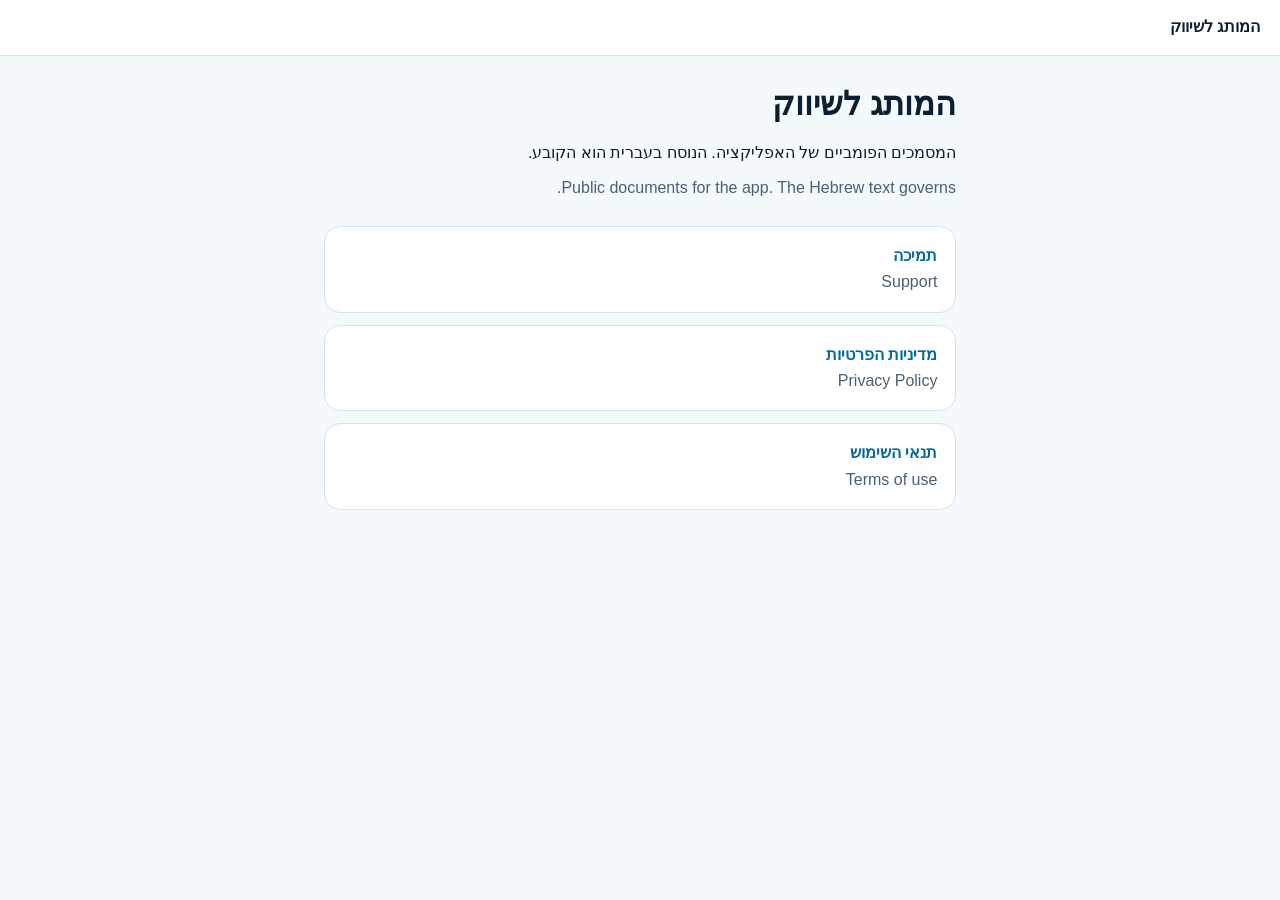
<file: index.html>
<!DOCTYPE html>
<html lang="he" dir="rtl">
<head>
  <meta charset="utf-8">
  <meta name="viewport" content="width=device-width, initial-scale=1">
  <title>המותג לשיווק</title>
  <link rel="stylesheet" href="styles.css">
</head>
<body>
  <header class="bar">
    <p class="brand">המותג לשיווק</p>
  </header>
  <main>
    <h1>המותג לשיווק</h1>
    <p>המסמכים הפומביים של האפליקציה. הנוסח בעברית הוא הקובע.</p>
    <p class="note">Public documents for the app. The Hebrew text governs.</p>
    <ul class="links">
      <li><a href="support/">תמיכה<span>Support</span></a></li>
      <li><a href="privacy/">מדיניות הפרטיות<span>Privacy Policy</span></a></li>
      <li><a href="terms/">תנאי השימוש<span>Terms of use</span></a></li>
    </ul>
  </main>
</body>
</html>
</file>
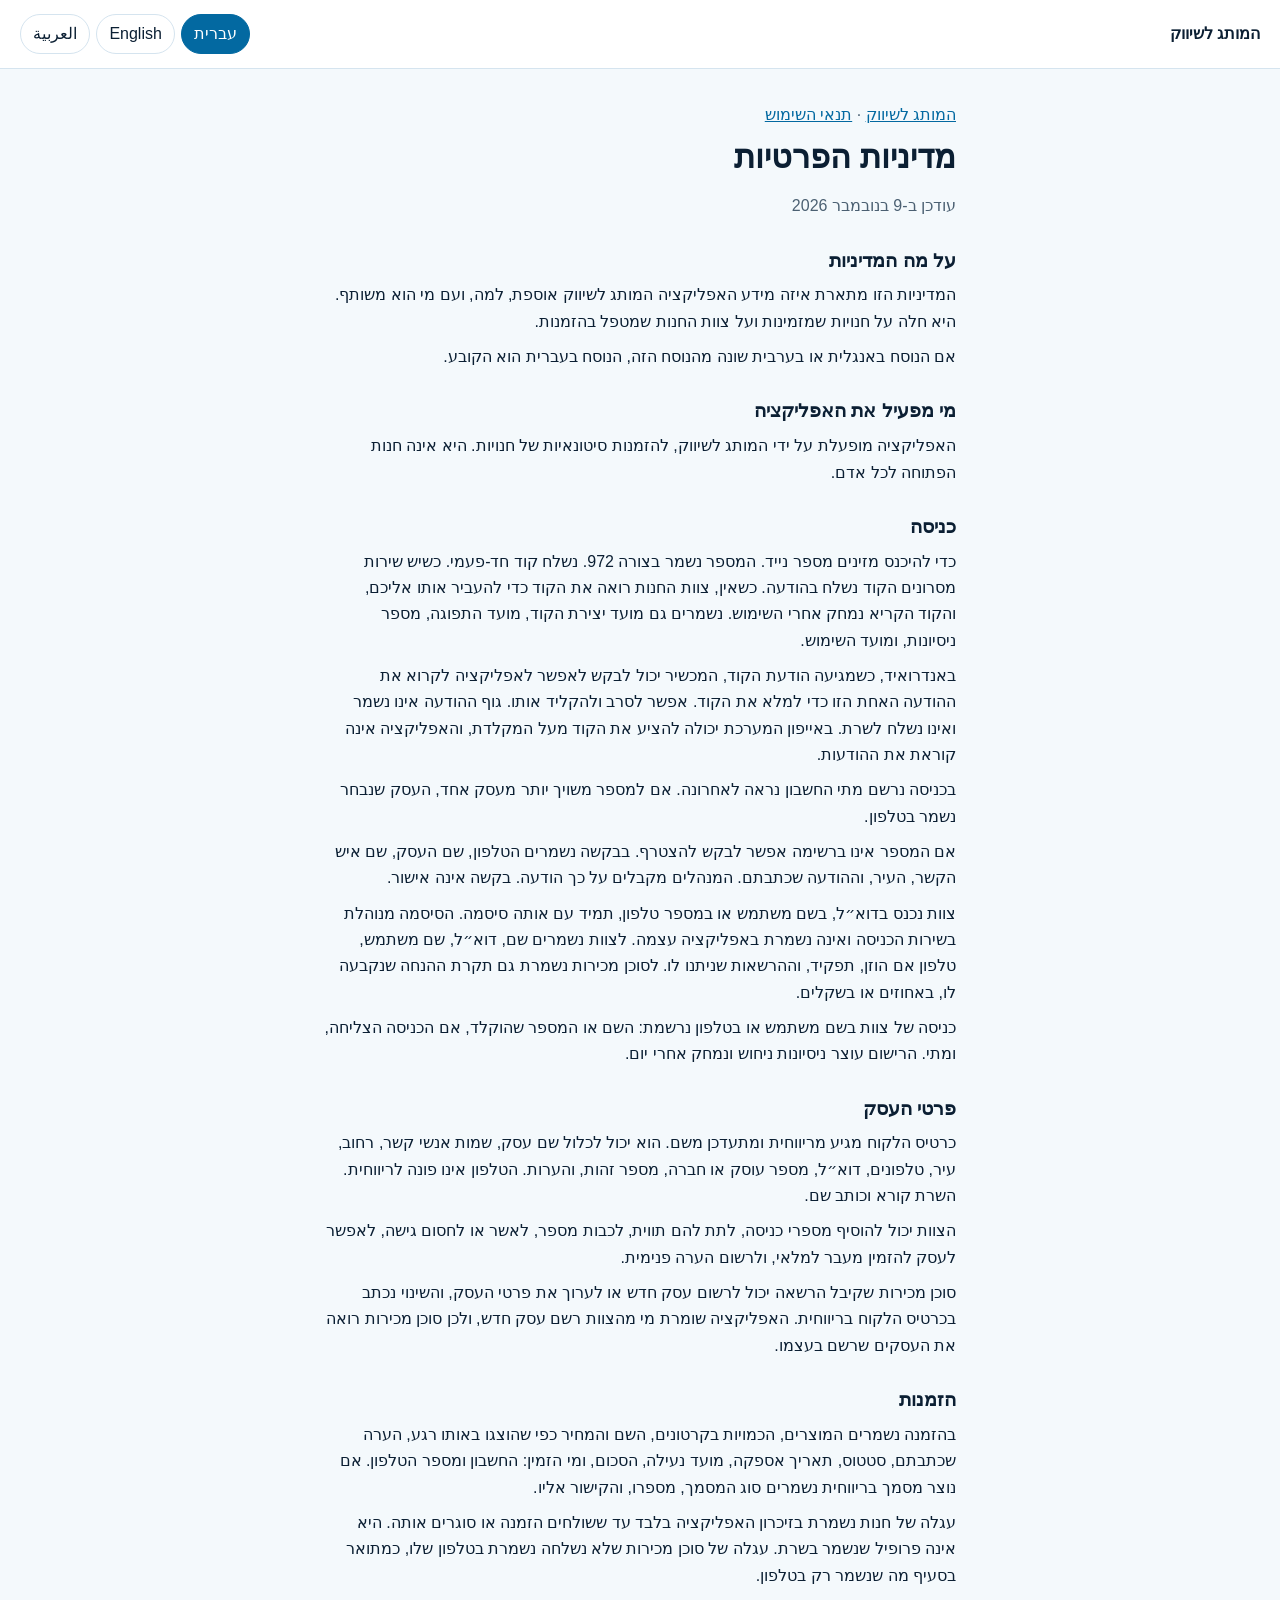
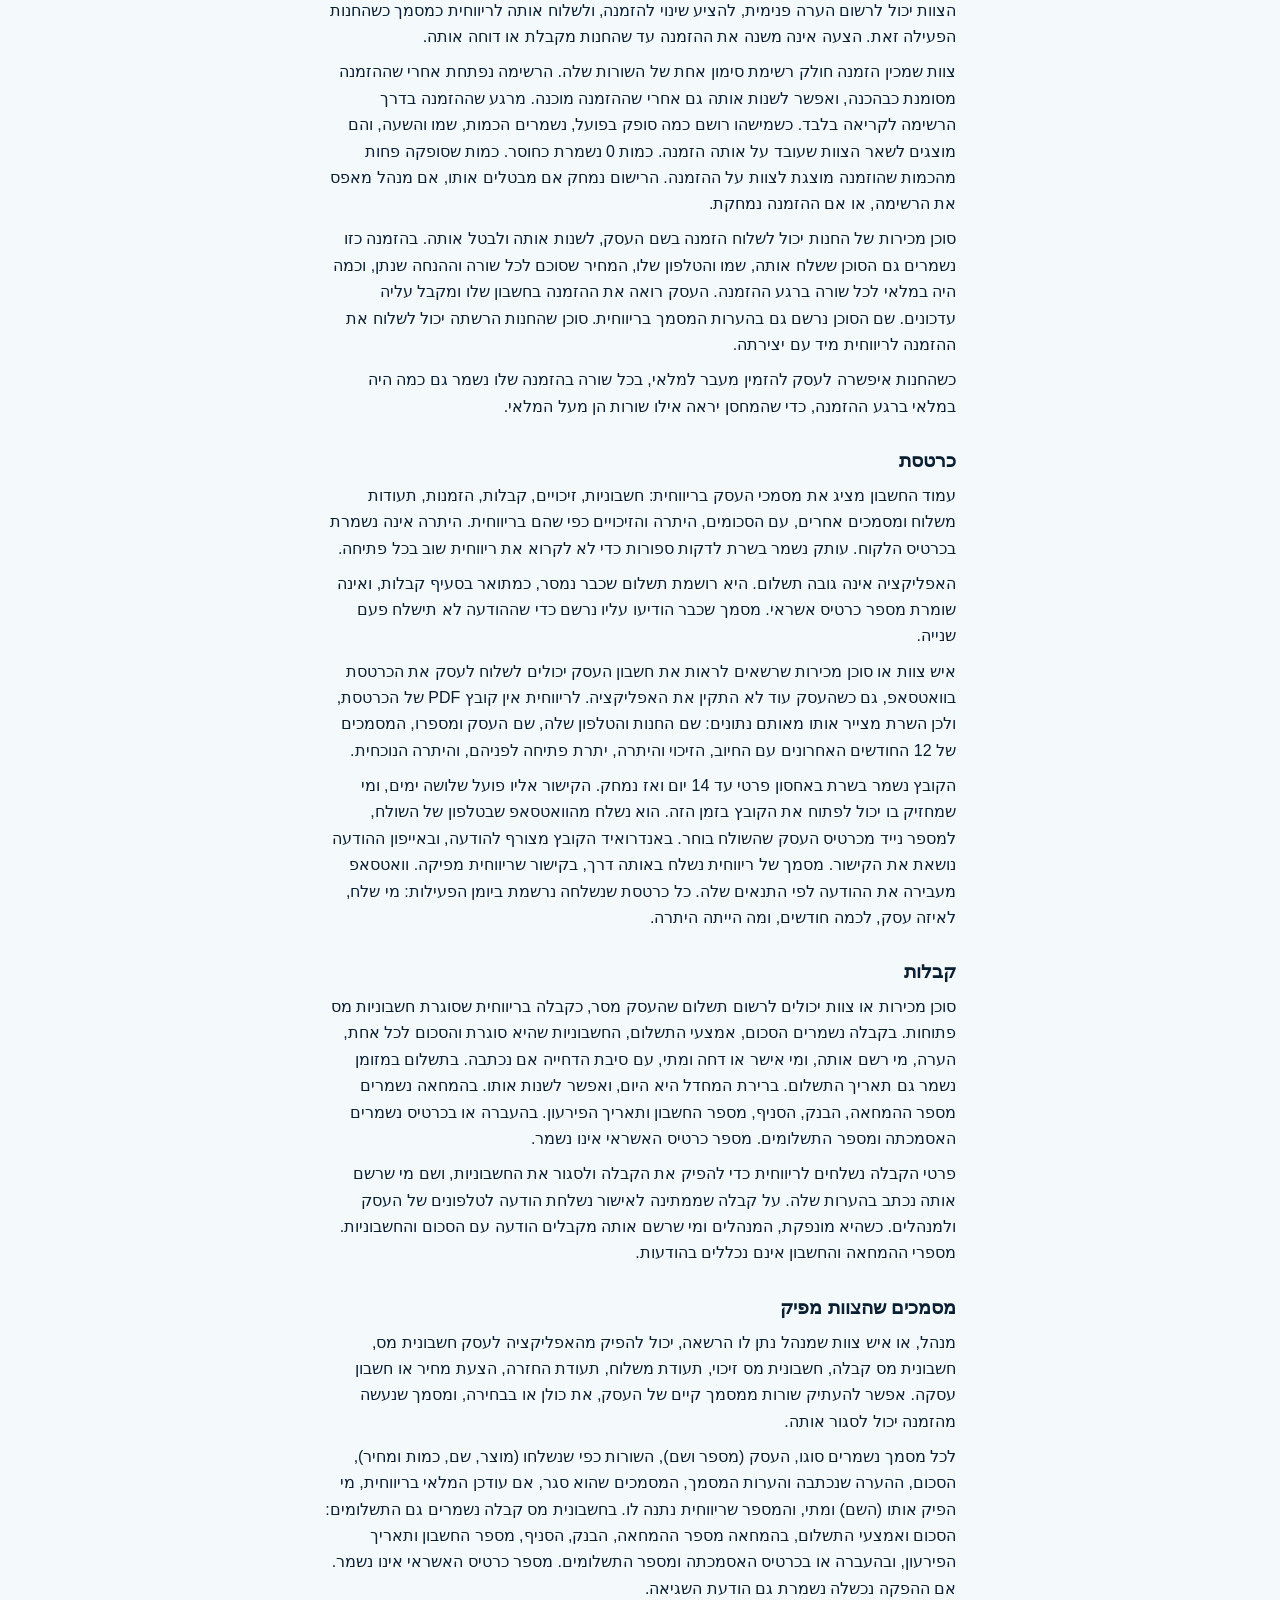
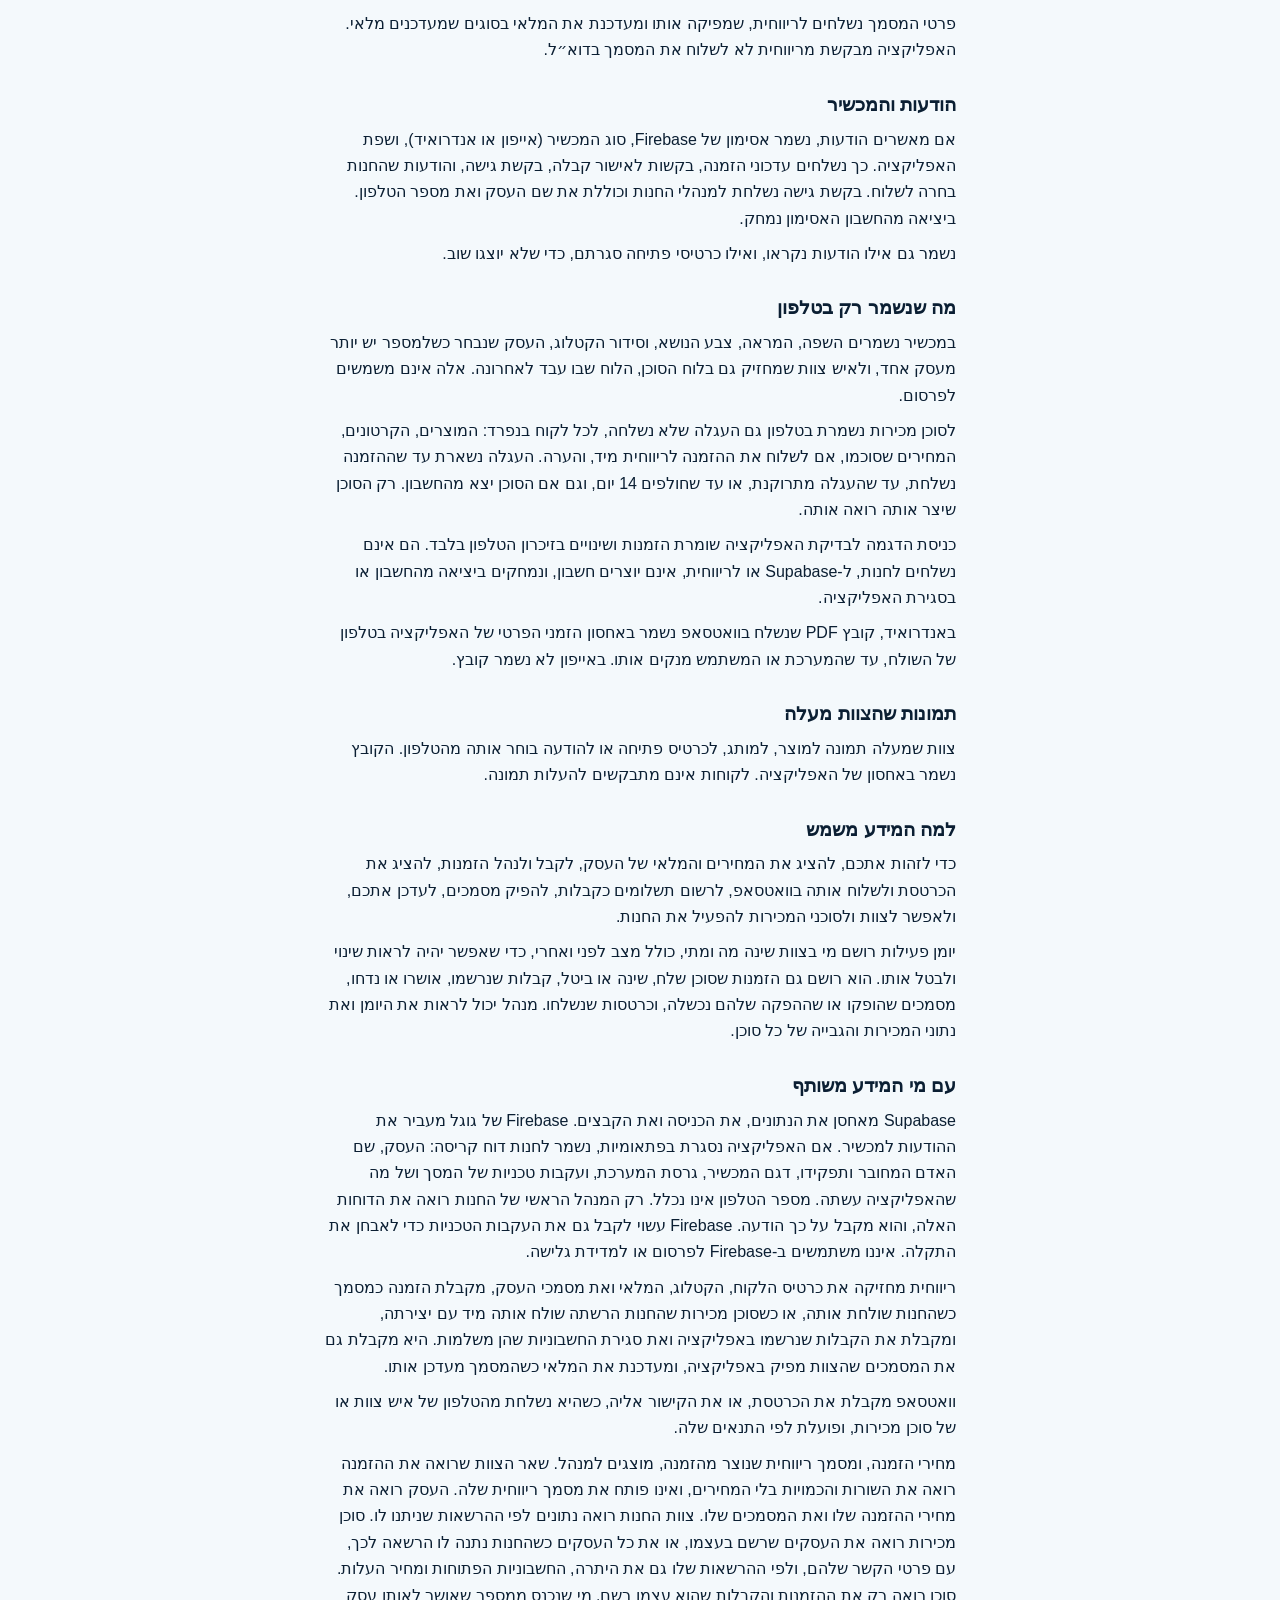
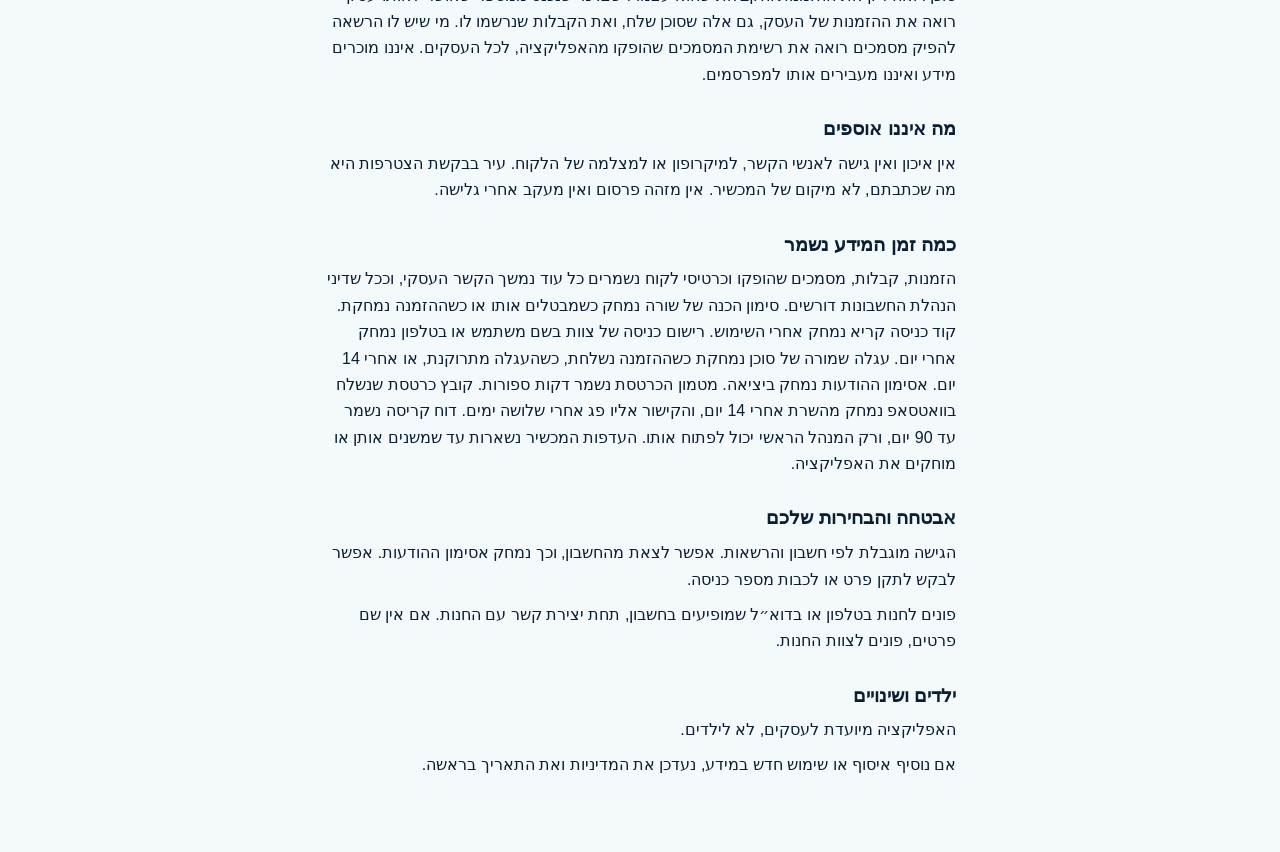
<file: privacy/index.html>
<!DOCTYPE html>
<html lang="he" dir="rtl">
<head>
  <meta charset="utf-8">
  <meta name="viewport" content="width=device-width, initial-scale=1">
  <title>מדיניות הפרטיות · המותג לשיווק</title>
  <link rel="stylesheet" href="../styles.css">
</head>
<body>
  <header class="bar">
    <p class="brand">המותג לשיווק</p>
    <nav class="langs" aria-label="Language">
      <button type="button" data-pick="he" aria-pressed="true">עברית</button>
      <button type="button" data-pick="en" aria-pressed="false">English</button>
      <button type="button" data-pick="ar" aria-pressed="false">العربية</button>
    </nav>
  </header>
  <main>
    <p class="crumbs"><a href="../">המותג לשיווק</a> · <a href="../terms/">תנאי השימוש</a></p>
    <h1 id="title" data-he="מדיניות הפרטיות" data-en="Privacy Policy" data-ar="سياسة الخصوصية">מדיניות הפרטיות</h1>
    <article class="doc" lang="he" dir="rtl" data-lang="he">
<p class="updated">עודכן ב-9 בנובמבר 2026</p>
<h2>על מה המדיניות</h2>
<p>המדיניות הזו מתארת איזה מידע האפליקציה המותג לשיווק אוספת, למה, ועם מי הוא משותף. היא חלה על חנויות שמזמינות ועל צוות החנות שמטפל בהזמנות.</p>
<p>אם הנוסח באנגלית או בערבית שונה מהנוסח הזה, הנוסח בעברית הוא הקובע.</p>
<h2>מי מפעיל את האפליקציה</h2>
<p>האפליקציה מופעלת על ידי המותג לשיווק, להזמנות סיטונאיות של חנויות. היא אינה חנות הפתוחה לכל אדם.</p>
<h2>כניסה</h2>
<p>כדי להיכנס מזינים מספר נייד. המספר נשמר בצורה 972. נשלח קוד חד-פעמי. כשיש שירות מסרונים הקוד נשלח בהודעה. כשאין, צוות החנות רואה את הקוד כדי להעביר אותו אליכם, והקוד הקריא נמחק אחרי השימוש. נשמרים גם מועד יצירת הקוד, מועד התפוגה, מספר ניסיונות, ומועד השימוש.</p>
<p>באנדרואיד, כשמגיעה הודעת הקוד, המכשיר יכול לבקש לאפשר לאפליקציה לקרוא את ההודעה האחת הזו כדי למלא את הקוד. אפשר לסרב ולהקליד אותו. גוף ההודעה אינו נשמר ואינו נשלח לשרת. באייפון המערכת יכולה להציע את הקוד מעל המקלדת, והאפליקציה אינה קוראת את ההודעות.</p>
<p>בכניסה נרשם מתי החשבון נראה לאחרונה. אם למספר משויך יותר מעסק אחד, העסק שנבחר נשמר בטלפון.</p>
<p>אם המספר אינו ברשימה אפשר לבקש להצטרף. בבקשה נשמרים הטלפון, שם העסק, שם איש הקשר, העיר, וההודעה שכתבתם. המנהלים מקבלים על כך הודעה. בקשה אינה אישור.</p>
<p>צוות נכנס בדוא״ל, בשם משתמש או במספר טלפון, תמיד עם אותה סיסמה. הסיסמה מנוהלת בשירות הכניסה ואינה נשמרת באפליקציה עצמה. לצוות נשמרים שם, דוא״ל, שם משתמש, טלפון אם הוזן, תפקיד, וההרשאות שניתנו לו. לסוכן מכירות נשמרת גם תקרת ההנחה שנקבעה לו, באחוזים או בשקלים.</p>
<p>כניסה של צוות בשם משתמש או בטלפון נרשמת: השם או המספר שהוקלד, אם הכניסה הצליחה, ומתי. הרישום עוצר ניסיונות ניחוש ונמחק אחרי יום.</p>
<h2>פרטי העסק</h2>
<p>כרטיס הלקוח מגיע מריווחית ומתעדכן משם. הוא יכול לכלול שם עסק, שמות אנשי קשר, רחוב, עיר, טלפונים, דוא״ל, מספר עוסק או חברה, מספר זהות, והערות. הטלפון אינו פונה לריווחית. השרת קורא וכותב שם.</p>
<p>הצוות יכול להוסיף מספרי כניסה, לתת להם תווית, לכבות מספר, לאשר או לחסום גישה, לאפשר לעסק להזמין מעבר למלאי, ולרשום הערה פנימית.</p>
<p>סוכן מכירות שקיבל הרשאה יכול לרשום עסק חדש או לערוך את פרטי העסק, והשינוי נכתב בכרטיס הלקוח בריווחית. האפליקציה שומרת מי מהצוות רשם עסק חדש, ולכן סוכן מכירות רואה את העסקים שרשם בעצמו.</p>
<h2>הזמנות</h2>
<p>בהזמנה נשמרים המוצרים, הכמויות בקרטונים, השם והמחיר כפי שהוצגו באותו רגע, הערה שכתבתם, סטטוס, תאריך אספקה, מועד נעילה, הסכום, ומי הזמין: החשבון ומספר הטלפון. אם נוצר מסמך בריווחית נשמרים סוג המסמך, מספרו, והקישור אליו.</p>
<p>עגלה של חנות נשמרת בזיכרון האפליקציה בלבד עד ששולחים הזמנה או סוגרים אותה. היא אינה פרופיל שנשמר בשרת. עגלה של סוכן מכירות שלא נשלחה נשמרת בטלפון שלו, כמתואר בסעיף מה שנשמר רק בטלפון.</p>
<p>הצוות יכול לרשום הערה פנימית, להציע שינוי להזמנה, ולשלוח אותה לריווחית כמסמך כשהחנות הפעילה זאת. הצעה אינה משנה את ההזמנה עד שהחנות מקבלת או דוחה אותה.</p>
<p>צוות שמכין הזמנה חולק רשימת סימון אחת של השורות שלה. הרשימה נפתחת אחרי שההזמנה מסומנת כבהכנה, ואפשר לשנות אותה גם אחרי שההזמנה מוכנה. מרגע שההזמנה בדרך הרשימה לקריאה בלבד. כשמישהו רושם כמה סופק בפועל, נשמרים הכמות, שמו והשעה, והם מוצגים לשאר הצוות שעובד על אותה הזמנה. כמות 0 נשמרת כחוסר. כמות שסופקה פחות מהכמות שהוזמנה מוצגת לצוות על ההזמנה. הרישום נמחק אם מבטלים אותו, אם מנהל מאפס את הרשימה, או אם ההזמנה נמחקת.</p>
<p>סוכן מכירות של החנות יכול לשלוח הזמנה בשם העסק, לשנות אותה ולבטל אותה. בהזמנה כזו נשמרים גם הסוכן ששלח אותה, שמו והטלפון שלו, המחיר שסוכם לכל שורה וההנחה שנתן, וכמה היה במלאי לכל שורה ברגע ההזמנה. העסק רואה את ההזמנה בחשבון שלו ומקבל עליה עדכונים. שם הסוכן נרשם גם בהערות המסמך בריווחית. סוכן שהחנות הרשתה יכול לשלוח את ההזמנה לריווחית מיד עם יצירתה.</p>
<p>כשהחנות איפשרה לעסק להזמין מעבר למלאי, בכל שורה בהזמנה שלו נשמר גם כמה היה במלאי ברגע ההזמנה, כדי שהמחסן יראה אילו שורות הן מעל המלאי.</p>
<h2>כרטסת</h2>
<p>עמוד החשבון מציג את מסמכי העסק בריווחית: חשבוניות, זיכויים, קבלות, הזמנות, תעודות משלוח ומסמכים אחרים, עם הסכומים, היתרה והזיכויים כפי שהם בריווחית. היתרה אינה נשמרת בכרטיס הלקוח. עותק נשמר בשרת לדקות ספורות כדי לא לקרוא את ריווחית שוב בכל פתיחה.</p>
<p>האפליקציה אינה גובה תשלום. היא רושמת תשלום שכבר נמסר, כמתואר בסעיף קבלות, ואינה שומרת מספר כרטיס אשראי. מסמך שכבר הודיעו עליו נרשם כדי שההודעה לא תישלח פעם שנייה.</p>
<p>איש צוות או סוכן מכירות שרשאים לראות את חשבון העסק יכולים לשלוח לעסק את הכרטסת בוואטסאפ, גם כשהעסק עוד לא התקין את האפליקציה. לריווחית אין קובץ PDF של הכרטסת, ולכן השרת מצייר אותו מאותם נתונים: שם החנות והטלפון שלה, שם העסק ומספרו, המסמכים של 12 החודשים האחרונים עם החיוב, הזיכוי והיתרה, יתרת פתיחה לפניהם, והיתרה הנוכחית.</p>
<p>הקובץ נשמר בשרת באחסון פרטי עד 14 יום ואז נמחק. הקישור אליו פועל שלושה ימים, ומי שמחזיק בו יכול לפתוח את הקובץ בזמן הזה. הוא נשלח מהוואטסאפ שבטלפון של השולח, למספר נייד מכרטיס העסק שהשולח בוחר. באנדרואיד הקובץ מצורף להודעה, ובאייפון ההודעה נושאת את הקישור. מסמך של ריווחית נשלח באותה דרך, בקישור שריווחית מפיקה. וואטסאפ מעבירה את ההודעה לפי התנאים שלה. כל כרטסת שנשלחה נרשמת ביומן הפעילות: מי שלח, לאיזה עסק, לכמה חודשים, ומה הייתה היתרה.</p>
<h2>קבלות</h2>
<p>סוכן מכירות או צוות יכולים לרשום תשלום שהעסק מסר, כקבלה בריווחית שסוגרת חשבוניות מס פתוחות. בקבלה נשמרים הסכום, אמצעי התשלום, החשבוניות שהיא סוגרת והסכום לכל אחת, הערה, מי רשם אותה, ומי אישר או דחה ומתי, עם סיבת הדחייה אם נכתבה. בתשלום במזומן נשמר גם תאריך התשלום. ברירת המחדל היא היום, ואפשר לשנות אותו. בהמחאה נשמרים מספר ההמחאה, הבנק, הסניף, מספר החשבון ותאריך הפירעון. בהעברה או בכרטיס נשמרים האסמכתה ומספר התשלומים. מספר כרטיס האשראי אינו נשמר.</p>
<p>פרטי הקבלה נשלחים לריווחית כדי להפיק את הקבלה ולסגור את החשבוניות, ושם מי שרשם אותה נכתב בהערות שלה. על קבלה שממתינה לאישור נשלחת הודעה לטלפונים של העסק ולמנהלים. כשהיא מונפקת, המנהלים ומי שרשם אותה מקבלים הודעה עם הסכום והחשבוניות. מספרי ההמחאה והחשבון אינם נכללים בהודעות.</p>
<h2>מסמכים שהצוות מפיק</h2>
<p>מנהל, או איש צוות שמנהל נתן לו הרשאה, יכול להפיק מהאפליקציה לעסק חשבונית מס, חשבונית מס קבלה, חשבונית מס זיכוי, תעודת משלוח, תעודת החזרה, הצעת מחיר או חשבון עסקה. אפשר להעתיק שורות ממסמך קיים של העסק, את כולן או בבחירה, ומסמך שנעשה מהזמנה יכול לסגור אותה.</p>
<p>לכל מסמך נשמרים סוגו, העסק (מספר ושם), השורות כפי שנשלחו (מוצר, שם, כמות ומחיר), הסכום, ההערה שנכתבה והערות המסמך, המסמכים שהוא סגר, אם עודכן המלאי בריווחית, מי הפיק אותו (השם) ומתי, והמספר שריווחית נתנה לו. בחשבונית מס קבלה נשמרים גם התשלומים: הסכום ואמצעי התשלום, בהמחאה מספר ההמחאה, הבנק, הסניף, מספר החשבון ותאריך הפירעון, ובהעברה או בכרטיס האסמכתה ומספר התשלומים. מספר כרטיס האשראי אינו נשמר. אם ההפקה נכשלה נשמרת גם הודעת השגיאה.</p>
<p>פרטי המסמך נשלחים לריווחית, שמפיקה אותו ומעדכנת את המלאי בסוגים שמעדכנים מלאי. האפליקציה מבקשת מריווחית לא לשלוח את המסמך בדוא״ל.</p>
<h2>הודעות והמכשיר</h2>
<p>אם מאשרים הודעות, נשמר אסימון של Firebase, סוג המכשיר (אייפון או אנדרואיד), ושפת האפליקציה. כך נשלחים עדכוני הזמנה, בקשות לאישור קבלה, בקשת גישה, והודעות שהחנות בחרה לשלוח. בקשת גישה נשלחת למנהלי החנות וכוללת את שם העסק ואת מספר הטלפון. ביציאה מהחשבון האסימון נמחק.</p>
<p>נשמר גם אילו הודעות נקראו, ואילו כרטיסי פתיחה סגרתם, כדי שלא יוצגו שוב.</p>
<h2>מה שנשמר רק בטלפון</h2>
<p>במכשיר נשמרים השפה, המראה, צבע הנושא, וסידור הקטלוג, העסק שנבחר כשלמספר יש יותר מעסק אחד, ולאיש צוות שמחזיק גם בלוח הסוכן, הלוח שבו עבד לאחרונה. אלה אינם משמשים לפרסום.</p>
<p>לסוכן מכירות נשמרת בטלפון גם העגלה שלא נשלחה, לכל לקוח בנפרד: המוצרים, הקרטונים, המחירים שסוכמו, אם לשלוח את ההזמנה לריווחית מיד, והערה. העגלה נשארת עד שההזמנה נשלחת, עד שהעגלה מתרוקנת, או עד שחולפים 14 יום, וגם אם הסוכן יצא מהחשבון. רק הסוכן שיצר אותה רואה אותה.</p>
<p>כניסת הדגמה לבדיקת האפליקציה שומרת הזמנות ושינויים בזיכרון הטלפון בלבד. הם אינם נשלחים לחנות, ל-Supabase או לריווחית, אינם יוצרים חשבון, ונמחקים ביציאה מהחשבון או בסגירת האפליקציה.</p>
<p>באנדרואיד, קובץ PDF שנשלח בוואטסאפ נשמר באחסון הזמני הפרטי של האפליקציה בטלפון של השולח, עד שהמערכת או המשתמש מנקים אותו. באייפון לא נשמר קובץ.</p>
<h2>תמונות שהצוות מעלה</h2>
<p>צוות שמעלה תמונה למוצר, למותג, לכרטיס פתיחה או להודעה בוחר אותה מהטלפון. הקובץ נשמר באחסון של האפליקציה. לקוחות אינם מתבקשים להעלות תמונה.</p>
<h2>למה המידע משמש</h2>
<p>כדי לזהות אתכם, להציג את המחירים והמלאי של העסק, לקבל ולנהל הזמנות, להציג את הכרטסת ולשלוח אותה בוואטסאפ, לרשום תשלומים כקבלות, להפיק מסמכים, לעדכן אתכם, ולאפשר לצוות ולסוכני המכירות להפעיל את החנות.</p>
<p>יומן פעילות רושם מי בצוות שינה מה ומתי, כולל מצב לפני ואחרי, כדי שאפשר יהיה לראות שינוי ולבטל אותו. הוא רושם גם הזמנות שסוכן שלח, שינה או ביטל, קבלות שנרשמו, אושרו או נדחו, מסמכים שהופקו או שההפקה שלהם נכשלה, וכרטסות שנשלחו. מנהל יכול לראות את היומן ואת נתוני המכירות והגבייה של כל סוכן.</p>
<h2>עם מי המידע משותף</h2>
<p>Supabase מאחסן את הנתונים, את הכניסה ואת הקבצים. Firebase של גוגל מעביר את ההודעות למכשיר. אם האפליקציה נסגרת בפתאומיות, נשמר לחנות דוח קריסה: העסק, שם האדם המחובר ותפקידו, דגם המכשיר, גרסת המערכת, ועקבות טכניות של המסך ושל מה שהאפליקציה עשתה. מספר הטלפון אינו נכלל. רק המנהל הראשי של החנות רואה את הדוחות האלה, והוא מקבל על כך הודעה. Firebase עשוי לקבל גם את העקבות הטכניות כדי לאבחן את התקלה. איננו משתמשים ב-Firebase לפרסום או למדידת גלישה.</p>
<p>ריווחית מחזיקה את כרטיס הלקוח, הקטלוג, המלאי ואת מסמכי העסק, מקבלת הזמנה כמסמך כשהחנות שולחת אותה, או כשסוכן מכירות שהחנות הרשתה שולח אותה מיד עם יצירתה, ומקבלת את הקבלות שנרשמו באפליקציה ואת סגירת החשבוניות שהן משלמות. היא מקבלת גם את המסמכים שהצוות מפיק באפליקציה, ומעדכנת את המלאי כשהמסמך מעדכן אותו.</p>
<p>וואטסאפ מקבלת את הכרטסת, או את הקישור אליה, כשהיא נשלחת מהטלפון של איש צוות או של סוכן מכירות, ופועלת לפי התנאים שלה.</p>
<p>מחירי הזמנה, ומסמך ריווחית שנוצר מהזמנה, מוצגים למנהל. שאר הצוות שרואה את ההזמנה רואה את השורות והכמויות בלי המחירים, ואינו פותח את מסמך ריווחית שלה. העסק רואה את מחירי ההזמנה שלו ואת המסמכים שלו. צוות החנות רואה נתונים לפי ההרשאות שניתנו לו. סוכן מכירות רואה את העסקים שרשם בעצמו, או את כל העסקים כשהחנות נתנה לו הרשאה לכך, עם פרטי הקשר שלהם, ולפי ההרשאות שלו גם את היתרה, החשבוניות הפתוחות ומחיר העלות. סוכן רואה רק את ההזמנות והקבלות שהוא עצמו רשם. מי שנכנס ממספר שאושר לאותו עסק רואה את ההזמנות של העסק, גם אלה שסוכן שלח, ואת הקבלות שנרשמו לו. מי שיש לו הרשאה להפיק מסמכים רואה את רשימת המסמכים שהופקו מהאפליקציה, לכל העסקים. איננו מוכרים מידע ואיננו מעבירים אותו למפרסמים.</p>
<h2>מה איננו אוספים</h2>
<p>אין איכון ואין גישה לאנשי הקשר, למיקרופון או למצלמה של הלקוח. עיר בבקשת הצטרפות היא מה שכתבתם, לא מיקום של המכשיר. אין מזהה פרסום ואין מעקב אחרי גלישה.</p>
<h2>כמה זמן המידע נשמר</h2>
<p>הזמנות, קבלות, מסמכים שהופקו וכרטיסי לקוח נשמרים כל עוד נמשך הקשר העסקי, וככל שדיני הנהלת החשבונות דורשים. סימון הכנה של שורה נמחק כשמבטלים אותו או כשההזמנה נמחקת. קוד כניסה קריא נמחק אחרי השימוש. רישום כניסה של צוות בשם משתמש או בטלפון נמחק אחרי יום. עגלה שמורה של סוכן נמחקת כשההזמנה נשלחת, כשהעגלה מתרוקנת, או אחרי 14 יום. אסימון ההודעות נמחק ביציאה. מטמון הכרטסת נשמר דקות ספורות. קובץ כרטסת שנשלח בוואטסאפ נמחק מהשרת אחרי 14 יום, והקישור אליו פג אחרי שלושה ימים. דוח קריסה נשמר עד 90 יום, ורק המנהל הראשי יכול לפתוח אותו. העדפות המכשיר נשארות עד שמשנים אותן או מוחקים את האפליקציה.</p>
<h2>אבטחה והבחירות שלכם</h2>
<p>הגישה מוגבלת לפי חשבון והרשאות. אפשר לצאת מהחשבון, וכך נמחק אסימון ההודעות. אפשר לבקש לתקן פרט או לכבות מספר כניסה.</p>
<p>פונים לחנות בטלפון או בדוא״ל שמופיעים בחשבון, תחת יצירת קשר עם החנות. אם אין שם פרטים, פונים לצוות החנות.</p>
<h2>ילדים ושינויים</h2>
<p>האפליקציה מיועדת לעסקים, לא לילדים.</p>
<p>אם נוסיף איסוף או שימוש חדש במידע, נעדכן את המדיניות ואת התאריך בראשה.</p>
</article>
<article class="doc" lang="en" dir="ltr" data-lang="en" hidden>
<p class="updated">Updated 9 November 2026</p>
<h2>What this policy covers</h2>
<p>This policy describes what the המותג לשיווק app collects, why, and who receives it. It covers markets that order and the store staff who handle those orders.</p>
<p>If this English text differs from the Hebrew text, the Hebrew text governs.</p>
<h2>Who runs the app</h2>
<p>The app is run by המותג לשיווק for wholesale orders from markets. It is not a shop open to the public.</p>
<h2>Signing in</h2>
<p>You sign in with a mobile number. The number is stored in 972 form. A one-time code is created. When a text-message service is connected, the code is sent by text. When it is not, store staff can see the code so they can pass it to you, and the readable code is removed after it is used. The time the code was created, when it expires, how many attempts were made, and when it was used are kept.</p>
<p>On Android, when the code text arrives, the phone can ask to let the app read that one message so the code can be filled in. You can refuse and type it. The message itself is not saved and is not sent to the server. On iPhone, the system can suggest the code above the keyboard, and the app does not read your messages.</p>
<p>Signing in records when the account was last seen. If one number is linked to more than one business, the business you pick is stored on the phone.</p>
<p>If the number is not on the list, you can ask to join. The request keeps the phone number, business name, contact name, city, and the message you wrote. The store&#x27;s admins are notified. A request is not approval.</p>
<p>Staff sign in with an email, a username, or a phone number, always with the same password. The password is handled by the sign-in service and is not stored in the app itself. Staff records keep the name, email, username, phone if one was entered, role, and the permissions they were given. For a sales agent, the discount cap set for them, as a percent or in shekels, is kept as well.</p>
<p>A staff sign-in with a username or a phone is recorded: the name or number typed, whether it worked, and when. The record stops guessing and is deleted after one day.</p>
<h2>The business record</h2>
<p>The customer card comes from Rivhit and is refreshed from there. It can include the business name, contact names, street, city, phones, email, company or VAT number, identity number, and comments. The phone never calls Rivhit. The server reads and writes there.</p>
<p>Staff can add sign-in numbers, label them, turn a number off, allow or block access, allow the business to order above stock, and write an internal note.</p>
<p>A sales agent with the permission can register a new business or edit a business’s details, and the change is written to the customer card in Rivhit. The app keeps which staff member registered a new business, so a sales agent sees the businesses they registered themselves.</p>
<h2>Orders</h2>
<p>An order keeps the products, the quantities in cases, the name and price shown at that moment, a note you wrote, the status, the delivery date, the lock time, the total, and who placed it: the account and the phone number. If a Rivhit document is created, its type, number, and link are kept.</p>
<p>A market’s cart stays only in the app’s memory until you send an order or close the app. It is not a profile stored on the server. A sales agent’s cart that has not been sent is kept on the agent’s phone, as described under What stays on the phone.</p>
<p>Staff can write an internal note, propose a change to an order, and send the order to Rivhit as a document when the store has turned that on. A proposal does not change the order until the market accepts or declines it.</p>
<p>Staff who prepare an order share one checklist of its lines. The list opens after the order is marked as being prepared, and it can still be changed after the order is marked ready. Once the order is on the way, the list is read only. When someone records how many were actually packed, the app keeps that quantity, their name, and the time, and shows them to the other staff working on that order. A quantity of 0 is kept as missing. A packed quantity below the ordered amount is shown to staff on the order. The record is removed if it is cleared, if an admin resets the list, or if the order is deleted.</p>
<p>A store sales agent can send an order for the business, change it, and cancel it. Such an order also keeps the agent who sent it, their name and phone, the price agreed for each line and the discount they gave, and how much was in stock for each line when it was ordered. The business sees the order in its account and gets updates about it. The agent’s name is also written in the comments of the Rivhit document. An agent the store allowed can send the order to Rivhit as soon as it is placed.</p>
<p>When the store has allowed a business to order above stock, each line of its order also keeps how much was in stock when it was ordered, so the warehouse can see which lines went above stock.</p>
<h2>The account statement</h2>
<p>The account page shows that business’s Rivhit documents: invoices, credit notes, receipts, orders, delivery notes, and other papers, with the amounts, the balance, and the credits as they stand in Rivhit. The balance is not stored on the customer card. A copy is kept on the server for a few minutes so opening the page again does not call Rivhit every time.</p>
<p>The app does not take payment. It records a payment that was already made, as described under Receipts, and does not store a card number. A Rivhit document that was already announced is recorded so the notice is not sent twice.</p>
<p>Staff or a sales agent who may see a business’s account can send that business its statement on WhatsApp, even when the business has not installed the app yet. Rivhit has no PDF of the statement, so the server draws one from the same data: the store’s name and phone, the business name and number, the documents of the last 12 months with the debit, the credit, and the balance, an opening balance before them, and the current balance.</p>
<p>The file is kept on the server in private storage for up to 14 days and is then deleted. The link to it works for three days, and whoever holds the link can open the file during that time. It is sent from WhatsApp on the sender’s own phone to a mobile number from the business card that the sender picks. On Android the file is attached to the message, and on iPhone the message carries the link. A Rivhit document is sent the same way, by a link that Rivhit produces. WhatsApp passes the message on under its own terms. Each statement that was sent is recorded in the activity log: who sent it, to which business, for how many months, and what the balance was.</p>
<h2>Receipts</h2>
<p>A sales agent or staff can record a payment the business made, as a Rivhit receipt that closes open tax invoices. The receipt keeps the amount, the payment method, the invoices it closes and the amount for each, a note, who recorded it, and who confirmed or declined it and when, with the reason for declining if one was written. A cash payment also keeps the date it was made. That date starts as today and can be changed. For a check, the check number, bank, branch, account number, and due date are kept. For a transfer or a card, the reference and the number of installments are kept. A card number is not stored.</p>
<p>The receipt details are sent to Rivhit to issue the receipt and close the invoices, and the name of whoever recorded it is written in its comments. A receipt that waits for approval is announced to the business’s phones and to the admins. When it is issued, the admins and whoever recorded it get a notice with the amount and the invoices. Check and account numbers are not included in notices.</p>
<h2>Documents staff issue</h2>
<p>An admin, or a staff member an admin has allowed, can issue a tax invoice, a tax invoice receipt, a credit invoice, a delivery note, a return note, a price quote, or a pro forma invoice for a business from the app. Lines can be copied from an existing document of the business, all of them or a selection, and a document made from an order can close it.</p>
<p>For each document the app keeps its kind, the business (number and name), the lines as they were sent (product, name, quantity, and price), the total, the note that was written and the document’s comments, the documents it closed, whether stock was updated in Rivhit, who issued it (the name) and when, and the number Rivhit gave it. A tax invoice receipt also keeps the payments: the amount and method, and for a check the check number, bank, branch, account number, and due date, and for a transfer or a card the reference and the number of installments. A card number is not stored. If issuing failed, the error message is kept too.</p>
<p>The document details are sent to Rivhit, which issues the document and, for the kinds that change stock, updates the stock. The app asks Rivhit not to e-mail the document.</p>
<h2>Notifications and the phone</h2>
<p>If you allow notifications, a Firebase token, the kind of phone (iPhone or Android), and the app language are saved. That is how order updates, requests to confirm a receipt, a request to join, and messages the store chooses to send reach the phone. A request to join is sent to the store&#x27;s admins and includes the business name and the phone number. Signing out deletes the token.</p>
<p>The app also keeps which notices were read, and which welcome cards you closed, so they are not shown again.</p>
<h2>What stays on the phone</h2>
<p>The phone keeps the language, appearance, color theme, and catalog layout, the business you picked when one number has more than one business, and, for a staff member who also holds the agent register, the dashboard they used last. These are not used for advertising.</p>
<p>For a sales agent the phone also keeps the cart that has not been sent, one for each customer: the products, the cases, the prices agreed, whether to send the order to Rivhit at once, and a note. The cart stays until the order is sent, the cart is emptied, or 14 days pass, and it stays if the agent signs out. Only the agent who made it sees it.</p>
<p>A demonstration sign-in, for reviewing the app, keeps orders and changes in memory on the phone only. They are not sent to the store, to Supabase, or to Rivhit, they do not create an account, and they are deleted on sign-out or when the app is closed.</p>
<p>On Android, a PDF sent on WhatsApp is kept in the app’s private temporary storage on the sender’s phone until the system or the user clears it. On iPhone no file is kept.</p>
<h2>Photos staff upload</h2>
<p>When staff add a photo to a product, a brand, a welcome card, or a notification, they pick it from their phone. The file is stored with the app. Markets are not asked to upload a photo.</p>
<h2>Why the information is used</h2>
<p>To recognize you, show that business’s prices and stock, take and manage orders, show the statement and send it on WhatsApp, record payments as receipts, issue documents, keep you updated, and let staff and sales agents run the store.</p>
<p>An activity log records which staff member changed what, and when, including the state before and after, so a change can be seen and undone. It also records orders an agent sent, changed, or cancelled, receipts that were recorded, confirmed, or declined, documents that were issued or failed to issue, and statements that were sent. An admin can see the log and the sales and collection figures of each agent.</p>
<h2>Who receives it</h2>
<p>Supabase stores the data, the sign-in, and the files. Google Firebase delivers notifications to the phone. If the app closes unexpectedly, a crash report is kept for the store: the business, the signed-in person&#x27;s name and role, the phone model, the system version, and a technical trace of the screen and what the app was doing. The phone number is not included. Only the store&#x27;s top admin can see these reports, and that admin is notified. Firebase may also receive the technical trace so the failure can be diagnosed. Firebase is not used for advertising or for tracking how you browse.</p>
<p>Rivhit holds the customer card, the catalog, stock, and the business’s documents, receives an order as a document when the store sends it, or when a sales agent the store allowed sends it as soon as it is placed, and receives the receipts recorded in the app and the closing of the invoices they pay. It also receives the documents staff issue in the app, and updates the stock when a document changes it.</p>
<p>WhatsApp receives the statement, or the link to it, when it is sent from the phone of a staff member or a sales agent, and works under its own terms.</p>
<p>Order prices, and the Rivhit document created from an order, are shown to an admin. Other staff who can see the order see its lines and quantities without the prices, and do not open the Rivhit document of that order. The business sees the prices on its own order and its own documents. Store staff see data according to the permissions they were given. A sales agent sees the businesses they registered themselves, or every business when the store gave them that permission, with their contact details, and, depending on their permissions, the balance, the open invoices, and the cost price. An agent sees only the orders and receipts they recorded themselves. People who sign in with a number approved for the same business see that business’s orders, including those an agent sent, and the receipts recorded for it. Whoever may issue documents sees the list of documents issued from the app, for every business. Information is not sold and is not passed to advertisers.</p>
<h2>What is not collected</h2>
<p>There is no location tracking, and no access to the market’s contacts, microphone, or camera. A city on a join request is what you typed, not the phone’s location. There is no advertising identifier and no browsing analytics.</p>
<h2>How long it is kept</h2>
<p>Orders, receipts, issued documents, and customer cards are kept for the business relationship and for as long as accounting rules require. A preparation mark on a line is removed when it is unmarked or when the order is deleted. A readable sign-in code is removed after it is used. A staff sign-in record by username or phone is deleted after one day. A sales agent’s saved cart is deleted when the order is sent, when the cart is emptied, or after 14 days. The notification token is deleted on sign-out. The statement cache is kept for a few minutes. A statement file sent on WhatsApp is deleted from the server after 14 days, and its link stops working after three days. A crash report is kept for up to 90 days, and only the top admin can open it. Preferences on the phone stay until you change them or delete the app.</p>
<h2>Security and your choices</h2>
<p>Access is limited by account and by permissions. You can sign out, which deletes the notification token. You can ask for a detail to be corrected or for a sign-in number to be turned off.</p>
<p>Contact the store by the phone number or the email shown in Account, under Contact the store. If neither is shown, ask the store’s staff.</p>
<h2>Children and changes</h2>
<p>The app is for businesses, not for children.</p>
<p>If a new kind of collection or use is added, this policy and the date at the top are updated.</p>
</article>
<article class="doc" lang="ar" dir="rtl" data-lang="ar" hidden>
<p class="updated">تم التحديث في 9 نوفمبر 2026</p>
<h2>ما تغطيه هذه السياسة</h2>
<p>تصف هذه السياسة المعلومات التي يجمعها تطبيق המותג לשיווק، ولماذا، ومع من تُشارك. تسري على المتاجر التي تطلب البضاعة وعلى طاقم المتجر الذي يتولى الطلبات.</p>
<p>إذا اختلف هذا النص العربي عن النص العبري، فالنص العبري هو المعتمد.</p>
<h2>من يشغّل التطبيق</h2>
<p>يشغّل التطبيق המותג לשיווק لطلبات الجملة من المتاجر. ليس متجرًا مفتوحًا للعموم.</p>
<h2>تسجيل الدخول</h2>
<p>الدخول برقم جوّال. يُحفظ الرقم بصيغة 972. يُنشأ رمز لمرة واحدة. إذا كانت خدمة الرسائل موصولة يُرسل الرمز برسالة. وإذا لم تكن، يرى طاقم المتجر الرمز لتمريره إليكم، ويُحذف الرمز المقروء بعد استخدامه. يُحفظ وقت إنشاء الرمز وانتهائه وعدد المحاولات ووقت الاستخدام.</p>
<p>على أندرويد، عندما تصل رسالة الرمز، يمكن للجهاز أن يطلب السماح للتطبيق بقراءة هذه الرسالة الواحدة لملء الرمز. يمكن الرفض وكتابة الرمز. نص الرسالة لا يُحفظ ولا يُرسل إلى الخادم. على آيفون يمكن للنظام اقتراح الرمز فوق لوحة المفاتيح، والتطبيق لا يقرأ الرسائل.</p>
<p>عند الدخول يُسجَّل آخر ظهور للحساب. إذا رُبط الرقم بأكثر من منشأة، تُحفظ المنشأة التي تختارونها على الهاتف.</p>
<p>إذا لم يكن الرقم في القائمة يمكن طلب الانضمام. يُحفظ في الطلب رقم الهاتف واسم المنشأة واسم صاحب العلاقة والمدينة والرسالة التي كتبتموها. يُبلَّغ مديرو المتجر بذلك. الطلب ليس موافقة.</p>
<p>يدخل الطاقم بالبريد أو باسم المستخدم أو برقم الهاتف، ودائمًا بكلمة المرور نفسها. كلمة المرور تديرها خدمة الدخول ولا تُحفظ في التطبيق نفسه. يُحفظ للطاقم الاسم والبريد واسم المستخدم والهاتف إن أُدخل والدور والصلاحيات التي مُنحت له. ولمندوب المبيعات يُحفظ أيضًا سقف الخصم الذي حُدد له، بالنسبة المئوية أو بالشيكل.</p>
<p>يُسجَّل دخول الطاقم باسم المستخدم أو بالهاتف: الاسم أو الرقم الذي كُتب، وهل نجح الدخول، ومتى. يوقف هذا التسجيل محاولات التخمين ويُحذف بعد يوم.</p>
<h2>بيانات المنشأة</h2>
<p>تأتي بطاقة الزبون من ريفيحيت وتُحدَّث منها. قد تشمل اسم المنشأة وأسماء أصحاب العلاقة والشارع والمدينة والهواتف والبريد ورقم الشركة أو المشتغل ورقم الهوية والملاحظات. الهاتف لا يتصل بريفيحيت. الخادم هو الذي يقرأ ويكتب هناك.</p>
<p>يمكن للطاقم إضافة أرقام دخول وتسميتها وإيقاف رقم والسماح بالدخول أو حظره والسماح للمنشأة بالطلب فوق المخزون وكتابة ملاحظة داخلية.</p>
<p>يمكن لمندوب المبيعات الذي مُنح الصلاحية تسجيل منشأة جديدة أو تعديل بيانات المنشأة، ويُكتب التغيير في بطاقة الزبون في ريفيحيت. يحفظ التطبيق من أفراد الطاقم سجّل المنشأة الجديدة، ولذلك يرى مندوب المبيعات المنشآت التي سجّلها بنفسه.</p>
<h2>الطلبات</h2>
<p>يحفظ الطلب المنتجات والكميات بالصناديق والاسم والسعر كما عُرضا في تلك اللحظة وملاحظة كتبتموها والحالة وتاريخ التوريد ووقت الإقفال والمبلغ ومن طلب: الحساب ورقم الهاتف. إذا أُنشئ مستند في ريفيحيت يُحفظ نوعه ورقمه ورابطه.</p>
<p>تبقى سلة الزبون في ذاكرة التطبيق فقط إلى أن يُرسل الطلب أو يُغلق التطبيق. ليست ملفًا محفوظًا على الخادم. أما سلة مندوب المبيعات التي لم تُرسل فتُحفظ على هاتف المندوب، كما في بند ما يبقى على الهاتف فقط.</p>
<p>يمكن للطاقم كتابة ملاحظة داخلية واقتراح تعديل على الطلب وإرساله إلى ريفيحيت كمستند عندما يفعّل المتجر ذلك. الاقتراح لا يغيّر الطلب إلى أن يقبله المتجر أو يرفضه.</p>
<p>طاقم يجهّز طلبًا يتشارك قائمة تأشير واحدة لبنوده. تفتح القائمة بعد تعليم الطلب بأنه قيد التجهيز، ويمكن تغييرها أيضًا بعد تعليم الطلب جاهزًا. منذ أن يصبح الطلب في الطريق تكون القائمة للقراءة فقط. عندما يسجّل أحد الكمية التي تم تجهيزها فعلًا، تُحفظ الكمية واسمه والوقت، وتظهر لبقية الطاقم الذي يعمل على الطلب نفسه. الكمية 0 تُحفظ كنقص. الكمية المجهّزة إذا كانت أقل من الكمية المطلوبة تُعرض للطاقم على الطلب. يُحذف التسجيل إذا أُلغي أو إذا أعاد مدير ضبط القائمة أو إذا حُذف الطلب.</p>
<p>يمكن لمندوب مبيعات المتجر إرسال طلب باسم المنشأة وتعديله وإلغاؤه. في طلب كهذا يُحفظ أيضًا المندوب الذي أرسله واسمه وهاتفه، والسعر المتفق عليه لكل بند والخصم الذي منحه، وكم كان في المخزون لكل بند لحظة الطلب. ترى المنشأة الطلب في حسابها وتتلقى تحديثات عنه. يُكتب اسم المندوب أيضًا في ملاحظات المستند في ريفيحيت. يمكن للمندوب الذي سمح له المتجر إرسال الطلب إلى ريفيحيت فور تسجيله.</p>
<p>عندما يسمح المتجر لمنشأة بالطلب فوق المخزون، يُحفظ في كل بند من طلبها أيضًا كم كان في المخزون لحظة الطلب، ليرى المخزن أي البنود فوق المخزون.</p>
<h2>كشف الحساب</h2>
<p>تعرض صفحة الحساب مستندات المنشأة في ريفيحيت: الفواتير وإشعارات الدائن والوصولات والطلبيات وسندات التسليم ومستندات أخرى، مع المبالغ والرصيد والإشعارات الدائنة كما هي في ريفيحيت. الرصيد لا يُحفظ في بطاقة الزبون. تُحفظ نسخة على الخادم لدقائق قليلة حتى لا تُستدعى ريفيحيت في كل فتح.</p>
<p>التطبيق لا يقبض دفعًا. يسجّل دفعة سبق تسليمها، كما في بند الوصولات، ولا يحفظ رقم بطاقة. المستند الذي أُبلغ عنه يُسجَّل حتى لا يُرسل الإشعار مرة ثانية.</p>
<p>يمكن لفرد من الطاقم أو لمندوب مبيعات يحق لهما رؤية حساب المنشأة أن يرسلا إليها كشف الحساب عبر واتساب، حتى لو لم تثبّت المنشأة التطبيق بعد. ليس لدى ريفيحيت ملف PDF لكشف الحساب، ولذلك يرسمه الخادم من البيانات نفسها: اسم المتجر وهاتفه، واسم المنشأة ورقمها، ومستندات آخر 12 شهرًا مع المدين والدائن والرصيد، ورصيدًا افتتاحيًا قبلها، والرصيد الحالي.</p>
<p>يُحفظ الملف على الخادم في تخزين خاص مدة تصل إلى 14 يومًا ثم يُحذف. الرابط إليه يعمل ثلاثة أيام، ومن يحمل الرابط يستطيع فتح الملف خلال هذه المدة. يُرسل من واتساب على هاتف المرسل إلى رقم جوّال من بطاقة المنشأة يختاره المرسل. على أندرويد يُرفق الملف بالرسالة، وعلى آيفون تحمل الرسالة الرابط. يُرسل مستند من ريفيحيت بالطريقة نفسها، برابط تنتجه ريفيحيت. يمرّر واتساب الرسالة وفق شروطه. يُسجَّل كل كشف أُرسل في سجل النشاط: من أرسله، ولأي منشأة، ولكم شهرًا، وكم كان الرصيد.</p>
<h2>الوصولات</h2>
<p>يمكن لمندوب المبيعات أو للطاقم تسجيل دفعة سلّمتها المنشأة، كوصل في ريفيحيت يغلق فواتير ضريبية مفتوحة. يُحفظ في الوصل المبلغ ووسيلة الدفع والفواتير التي يغلقها والمبلغ لكل منها وملاحظة ومن سجّله ومن وافق عليه أو رفضه ومتى، مع سبب الرفض إن كُتب. في الدفع نقدًا يُحفظ أيضًا تاريخ الدفع. التاريخ الافتراضي هو اليوم ويمكن تغييره. في الشيك يُحفظ رقم الشيك والبنك والفرع ورقم الحساب وتاريخ الاستحقاق. في التحويل أو البطاقة يُحفظ المرجع وعدد الدفعات. رقم البطاقة لا يُحفظ.</p>
<p>تُرسل تفاصيل الوصل إلى ريفيحيت لإصدار الوصل وإغلاق الفواتير، ويُكتب في ملاحظاته اسم من سجّله. الوصل الذي ينتظر الموافقة يُبلَّغ به إلى هواتف المنشأة وإلى المديرين. عند إصداره يتلقى المديرون ومن سجّله إشعارًا بالمبلغ والفواتير. أرقام الشيكات والحسابات لا تُدرج في الإشعارات.</p>
<h2>مستندات يصدرها الطاقم</h2>
<p>يمكن للمدير، أو لفرد من الطاقم منحه المدير الصلاحية، أن يصدر من التطبيق للمنشأة فاتورة ضريبية أو فاتورة ضريبية وإيصال أو فاتورة ضريبية دائنة أو سند تسليم أو سند إرجاع أو عرض سعر أو فاتورة أولية. يمكن نسخ بنود من مستند قائم للمنشأة، كلها أو بالاختيار، والمستند المأخوذ من طلب يمكن أن يغلقه.</p>
<p>يحفظ التطبيق لكل مستند نوعه والمنشأة (الرقم والاسم) والبنود كما أُرسلت (المنتج والاسم والكمية والسعر) والمبلغ والملاحظة المكتوبة وملاحظات المستند والمستندات التي أغلقها وهل حُدّث المخزون في ريفيحيت ومن أصدره (الاسم) ومتى والرقم الذي أعطته له ريفيحيت. وتُحفظ في الفاتورة الضريبية والإيصال الدفعات أيضًا: المبلغ ووسيلة الدفع، وفي الشيك رقم الشيك والبنك والفرع ورقم الحساب وتاريخ الاستحقاق، وفي التحويل أو البطاقة المرجع وعدد الدفعات. رقم البطاقة لا يُحفظ. وإذا فشل الإصدار تُحفظ رسالة الخطأ أيضًا.</p>
<p>تُرسل تفاصيل المستند إلى ريفيحيت، التي تصدره وتحدّث المخزون في الأنواع التي تغيّره. يطلب التطبيق من ريفيحيت ألا ترسل المستند بالبريد.</p>
<h2>الإشعارات والهاتف</h2>
<p>إذا سمحتم بالإشعارات يُحفظ رمز Firebase ونوع الجهاز (آيفون أو أندرويد) ولغة التطبيق. هكذا تصل تحديثات الطلب وطلبات تأكيد الوصل وطلب الانضمام والرسائل التي يختار المتجر إرسالها. يُرسل طلب الانضمام إلى مديري المتجر ويتضمن اسم المنشأة ورقم الهاتف. الخروج من الحساب يحذف الرمز.</p>
<p>يُحفظ أيضًا أي الإشعارات قُرئت وأي بطاقات الترحيب أُغلقت حتى لا تُعرض من جديد.</p>
<h2>ما يبقى على الهاتف فقط</h2>
<p>يحفظ الجهاز اللغة والمظهر ولون السمة وترتيب الكتالوج، والمنشأة المختارة إذا كان للرقم أكثر من منشأة، ولفرد الطاقم الذي يحمل أيضًا لوحة المندوب اللوحة التي عمل عليها آخر مرة. لا تُستخدم هذه للإعلان.</p>
<p>يحفظ الهاتف لمندوب المبيعات أيضًا السلة التي لم تُرسل، لكل زبون على حدة: المنتجات والصناديق والأسعار المتفق عليها، وهل يُرسل الطلب إلى ريفيحيت فورًا، وملاحظة. تبقى السلة إلى أن يُرسل الطلب أو تُفرَّغ السلة أو تمر 14 يومًا، وتبقى حتى لو خرج المندوب من الحساب. لا يراها إلا المندوب الذي أنشأها.</p>
<p>دخول التجربة المخصص لمراجعة التطبيق يُبقي الطلبات والتغييرات في ذاكرة الهاتف فقط. لا تُرسل إلى المتجر ولا إلى Supabase ولا إلى ريفيحيت، ولا تنشئ حسابًا، وتُحذف عند الخروج من الحساب أو إغلاق التطبيق.</p>
<p>على أندرويد يُحفظ ملف PDF الذي يُرسل عبر واتساب في التخزين المؤقت الخاص بالتطبيق على هاتف المرسل، إلى أن ينظّفه النظام أو المستخدم. على آيفون لا يُحفظ ملف.</p>
<h2>صور يرفعها الطاقم</h2>
<p>عندما يضيف الطاقم صورة لمنتج أو علامة أو بطاقة ترحيب أو إشعار، يختارها من هاتفه. يُحفظ الملف مع التطبيق. لا يُطلب من الزبائن رفع صورة.</p>
<h2>لماذا تُستخدم المعلومات</h2>
<p>للتعرف عليكم، وعرض أسعار المنشأة ومخزونها، وأخذ الطلبات وإدارتها، وعرض الكشف وإرساله عبر واتساب، وتسجيل الدفعات كوصولات، وإصدار المستندات، وإبقائكم على اطلاع، وتمكين الطاقم ومندوبي المبيعات من تشغيل المتجر.</p>
<p>يسجّل سجل النشاط أي فرد من الطاقم غيّر ماذا ومتى، بما في ذلك الحالة قبل التغيير وبعده، حتى يمكن رؤية التغيير والتراجع عنه. ويسجّل أيضًا الطلبات التي أرسلها مندوب أو عدّلها أو ألغاها، والوصولات التي سُجّلت أو أُكّدت أو رُفضت، والمستندات التي صدرت أو فشل إصدارها، وكشوف الحساب التي أُرسلت. يمكن للمدير رؤية السجل وأرقام المبيعات والتحصيل لكل مندوب.</p>
<h2>مع من تُشارك</h2>
<p>يخزّن Supabase البيانات والدخول والملفات. يوصل Firebase من غوغل الإشعارات إلى الجهاز. إذا أُغلق التطبيق فجأة، يُحفظ للمتجر تقرير تعطّل: المنشأة واسم الشخص المتصل ودوره وطراز الجهاز وإصدار النظام وأثر تقني للشاشة ولما كان التطبيق يفعله. رقم الهاتف غير مشمول. وحده المدير الأول للمتجر يرى هذه التقارير، ويصله إشعار بها. قد يتلقى Firebase أيضًا الأثر التقني لتشخيص العطل. لا يُستخدم Firebase للإعلان ولا لتتبّع التصفح.</p>
<p>تحتفظ ريفيحيت ببطاقة الزبون والكتالوج والمخزون ومستندات المنشأة، وتستلم الطلب كمستند عندما يرسله المتجر، أو عندما يرسله فور تسجيله مندوب مبيعات سمح له المتجر، وتستلم الوصولات المسجلة في التطبيق وإغلاق الفواتير التي تدفعها. وتستلم أيضًا المستندات التي يصدرها الطاقم في التطبيق، وتحدّث المخزون عندما يغيّره المستند.</p>
<p>يتلقى واتساب كشف الحساب، أو الرابط إليه، عندما يُرسل من هاتف فرد من الطاقم أو مندوب مبيعات، ويعمل وفق شروطه.</p>
<p>أسعار الطلب ومستند ريفيحيت الذي أُنشئ من الطلب تُعرض للمدير. بقية الطاقم الذي يرى الطلب يرى البنود والكميات بلا أسعار، ولا يفتح مستند ريفيحيت الخاص بذلك الطلب. ترى المنشأة أسعار طلبها ومستنداتها. يرى طاقم المتجر البيانات حسب الصلاحيات الممنوحة له. يرى مندوب المبيعات المنشآت التي سجّلها بنفسه، أو كل المنشآت عندما يمنحه المتجر هذه الصلاحية، مع تفاصيل الاتصال بها، وحسب صلاحياته أيضًا الرصيد والفواتير المفتوحة وسعر التكلفة. لا يرى المندوب إلا الطلبات والوصولات التي سجّلها بنفسه. من يدخل برقم مسموح لنفس المنشأة يرى طلبات تلك المنشأة، ومنها ما أرسله مندوب، والوصولات المسجلة لها. من لديه صلاحية إصدار المستندات يرى قائمة المستندات التي صدرت من التطبيق، لكل المنشآت. لا تُباع المعلومات ولا تُمرَّر إلى معلنين.</p>
<h2>ما لا نجمعه</h2>
<p>لا يوجد تتبّع للموقع ولا وصول إلى جهات اتصال الزبون أو الميكروفون أو الكاميرا. المدينة في طلب الانضمام هي ما كتبتموه، لا موقع الجهاز. لا يوجد معرّف إعلاني ولا تحليلات تصفح.</p>
<h2>مدة الحفظ</h2>
<p>تُحفظ الطلبات والوصولات والمستندات الصادرة وبطاقات الزبائن طوال العلاقة التجارية وبقدر ما تقتضي قواعد المحاسبة. يُحذف تأشير تجهيز البند إذا أُلغي أو إذا حُذف الطلب. يُحذف رمز الدخول المقروء بعد استخدامه. يُحذف تسجيل دخول الطاقم باسم المستخدم أو بالهاتف بعد يوم. تُحذف سلة المندوب المحفوظة عند إرسال الطلب أو تفريغ السلة أو بعد 14 يومًا. يُحذف رمز الإشعارات عند الخروج. تُحفظ نسخة الكشف دقائق قليلة. يُحذف ملف كشف الحساب المرسل عبر واتساب من الخادم بعد 14 يومًا، وينتهي الرابط إليه بعد ثلاثة أيام. يُحفظ تقرير التعطّل لمدة تصل إلى 90 يومًا، ولا يفتحه إلا المدير الأول. تبقى تفضيلات الجهاز إلى أن تُغيَّر أو يُحذف التطبيق.</p>
<h2>الأمان وخياراتكم</h2>
<p>الوصول محدود بالحساب والصلاحيات. يمكن الخروج من الحساب، فيُحذف رمز الإشعارات. يمكن طلب تصحيح بيان أو إيقاف رقم دخول.</p>
<p>يُتصل بالمتجر على الرقم أو البريد الظاهر في الحساب، تحت الاتصال بالمتجر. إذا لم يظهرا، يُسأل طاقم المتجر.</p>
<h2>الأطفال والتغييرات</h2>
<p>التطبيق للمنشآت، لا للأطفال.</p>
<p>إذا أُضيف جمع أو استخدام جديد للمعلومات، تُحدَّث هذه السياسة والتاريخ في أعلاها.</p>
</article>
  </main>
  <script src="../lang.js"></script>
</body>
</html>
</file>
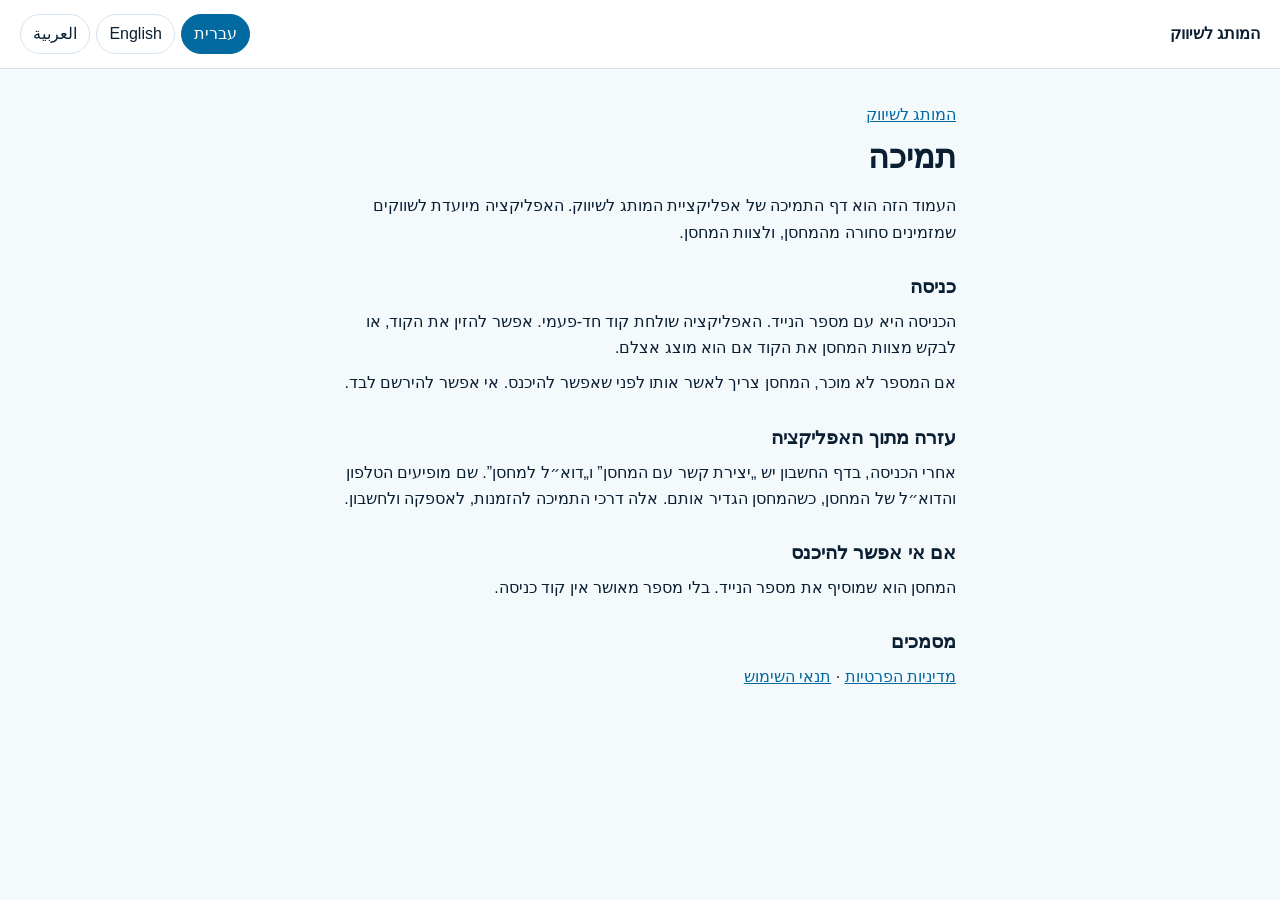
<file: support/index.html>
<!DOCTYPE html>
<html lang="he" dir="rtl">
<head>
  <meta charset="utf-8">
  <meta name="viewport" content="width=device-width, initial-scale=1">
  <title>תמיכה · המותג לשיווק</title>
  <link rel="stylesheet" href="../styles.css">
</head>
<body>
  <header class="bar">
    <p class="brand">המותג לשיווק</p>
    <nav class="langs" aria-label="Language">
      <button type="button" data-pick="he" aria-pressed="true">עברית</button>
      <button type="button" data-pick="en" aria-pressed="false">English</button>
      <button type="button" data-pick="ar" aria-pressed="false">العربية</button>
    </nav>
  </header>
  <main>
    <p class="crumb"><a href="../">המותג לשיווק</a></p>
    <h1 id="title" data-he="תמיכה" data-en="Support" data-ar="الدعم">תמיכה</h1>

    <article class="doc" data-lang="he" lang="he" dir="rtl">
      <p>העמוד הזה הוא דף התמיכה של אפליקציית המותג לשיווק. האפליקציה מיועדת לשווקים שמזמינים סחורה מהמחסן, ולצוות המחסן.</p>
      <h2>כניסה</h2>
      <p>הכניסה היא עם מספר הנייד. האפליקציה שולחת קוד חד-פעמי. אפשר להזין את הקוד, או לבקש מצוות המחסן את הקוד אם הוא מוצג אצלם.</p>
      <p>אם המספר לא מוכר, המחסן צריך לאשר אותו לפני שאפשר להיכנס. אי אפשר להירשם לבד.</p>
      <h2>עזרה מתוך האפליקציה</h2>
      <p>אחרי הכניסה, בדף החשבון יש „יצירת קשר עם המחסן” ו„דוא״ל למחסן”. שם מופיעים הטלפון והדוא״ל של המחסן, כשהמחסן הגדיר אותם. אלה דרכי התמיכה להזמנות, לאספקה ולחשבון.</p>
      <p class="phone" data-kind="phone" hidden><span>טלפון המחסן</span><a href=""></a></p>
      <p class="phone" data-kind="mail" hidden><span>דוא״ל המחסן</span><a href=""></a></p>
      <h2>אם אי אפשר להיכנס</h2>
      <p>המחסן הוא שמוסיף את מספר הנייד. בלי מספר מאושר אין קוד כניסה.</p>
      <h2>מסמכים</h2>
      <p><a href="../privacy/">מדיניות הפרטיות</a> · <a href="../terms/">תנאי השימוש</a></p>
    </article>

    <article class="doc" data-lang="en" lang="en" dir="ltr" hidden>
      <p>This is the support page for the המותג לשיווק app. The app is for markets that order goods from the warehouse, and for warehouse staff.</p>
      <h2>Sign-in</h2>
      <p>Sign-in uses a mobile number. The app sends a one-time code. You can enter the code, or ask warehouse staff for the code if it is shown to them.</p>
      <p>If the number is not known, the warehouse has to approve it before you can sign in. You cannot register on your own.</p>
      <h2>Help inside the app</h2>
      <p>After sign-in, the account page has “Contact the store” and “Email the store”. The warehouse phone and email appear there when the warehouse has set them. Those are how to get help with orders, delivery, and the account.</p>
      <p class="phone" data-kind="phone" hidden><span>Warehouse phone</span><a href=""></a></p>
      <p class="phone" data-kind="mail" hidden><span>Warehouse email</span><a href=""></a></p>
      <h2>If you cannot sign in</h2>
      <p>The warehouse adds the mobile number. Without an approved number there is no sign-in code.</p>
      <h2>Documents</h2>
      <p><a href="../privacy/">Privacy Policy</a> · <a href="../terms/">Terms of use</a></p>
    </article>

    <article class="doc" data-lang="ar" lang="ar" dir="rtl" hidden>
      <p>هذه صفحة الدعم لتطبيق המותג לשיווק. التطبيق للمتاجر التي تطلب بضاعة من المستودع، ولطاقم المستودع.</p>
      <h2>تسجيل الدخول</h2>
      <p>تسجيل الدخول برقم الجوال. يرسل التطبيق رمزاً لمرة واحدة. يمكن إدخال الرمز، أو طلبه من طاقم المستودع إذا ظهر لديهم.</p>
      <p>إذا لم يكن الرقم معروفاً، على المستودع الموافقة عليه قبل الدخول. لا يمكن التسجيل وحدك.</p>
      <h2>المساعدة من داخل التطبيق</h2>
      <p>بعد الدخول، في صفحة الحساب يوجد „التواصل مع المستودع” و„بريد المستودع”. يظهر هناك هاتف المستودع وبريده عندما يحددهما المستودع. هاتان طريقتا الدعم للطلبات والتوصيل والحساب.</p>
      <p class="phone" data-kind="phone" hidden><span>هاتف المستودع</span><a href=""></a></p>
      <p class="phone" data-kind="mail" hidden><span>بريد المستودع</span><a href=""></a></p>
      <h2>إذا تعذّر الدخول</h2>
      <p>المستودع هو من يضيف رقم الجوال. بلا رقم موافق عليه لا يوجد رمز دخول.</p>
      <h2>المستندات</h2>
      <p><a href="../privacy/">سياسة الخصوصية</a> · <a href="../terms/">شروط الاستخدام</a></p>
    </article>
  </main>
  <script src="../lang.js"></script>
  <script>
    fetch("https://pubklfgdyskgfuxpqebs.supabase.co/rest/v1/store_settings?id=eq.1&select=support_phone,support_email", {
      headers: {
        apikey: "eyJhbGciOiJIUzI1NiIsInR5cCI6IkpXVCJ9.eyJpc3MiOiJzdXBhYmFzZSIsInJlZiI6InB1YmtsZmdkeXNrZ2Z1eHBxZWJzIiwicm9sZSI6ImFub24iLCJpYXQiOjE3OTA1Njc2NDQsImV4cCI6MjEwNjE0MzY0NH0.wn35VzhUJ3OROMY3v1JacrhVqtGoQPl1KZPhxRF5wdA",
        Authorization: "Bearer eyJhbGciOiJIUzI1NiIsInR5cCI6IkpXVCJ9.eyJpc3MiOiJzdXBhYmFzZSIsInJlZiI6InB1YmtsZmdkeXNrZ2Z1eHBxZWJzIiwicm9sZSI6ImFub24iLCJpYXQiOjE3OTA1Njc2NDQsImV4cCI6MjEwNjE0MzY0NH0.wn35VzhUJ3OROMY3v1JacrhVqtGoQPl1KZPhxRF5wdA"
      }
    }).then(function (response) {
      return response.ok ? response.json() : [];
    }).then(function (rows) {
      var row = rows[0] || {};
      var phone = (row.support_phone || "").trim();
      var email = (row.support_email || "").trim();
      function show(kind, href, text) {
        if (!text) return;
        document.querySelectorAll('[data-kind="' + kind + '"]').forEach(function (node) {
          var link = node.querySelector("a");
          link.href = href;
          link.textContent = text;
          node.hidden = false;
        });
      }
      show("phone", "tel:" + phone.replace(/[^\d+]/g, ""), phone);
      show("mail", "mailto:" + email, email);
    }).catch(function () {});
  </script>
</body>
</html>
</file>
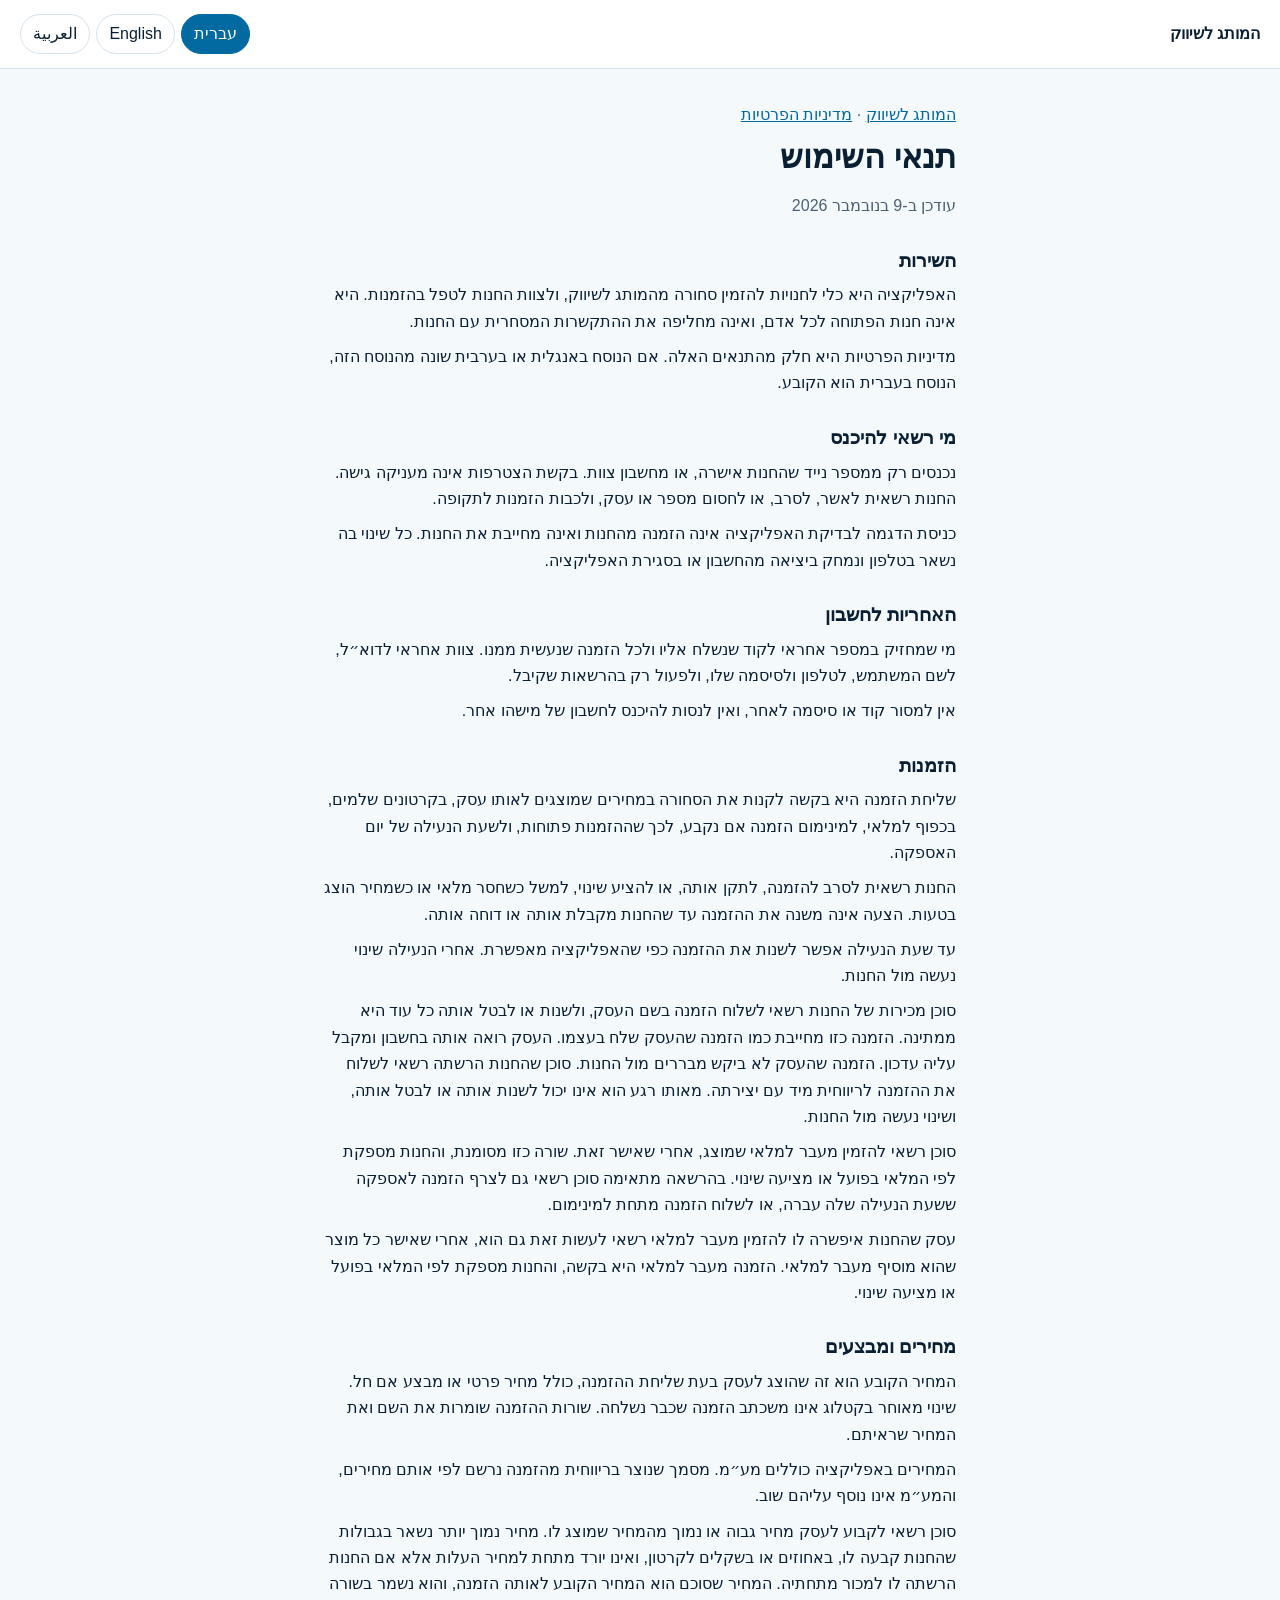
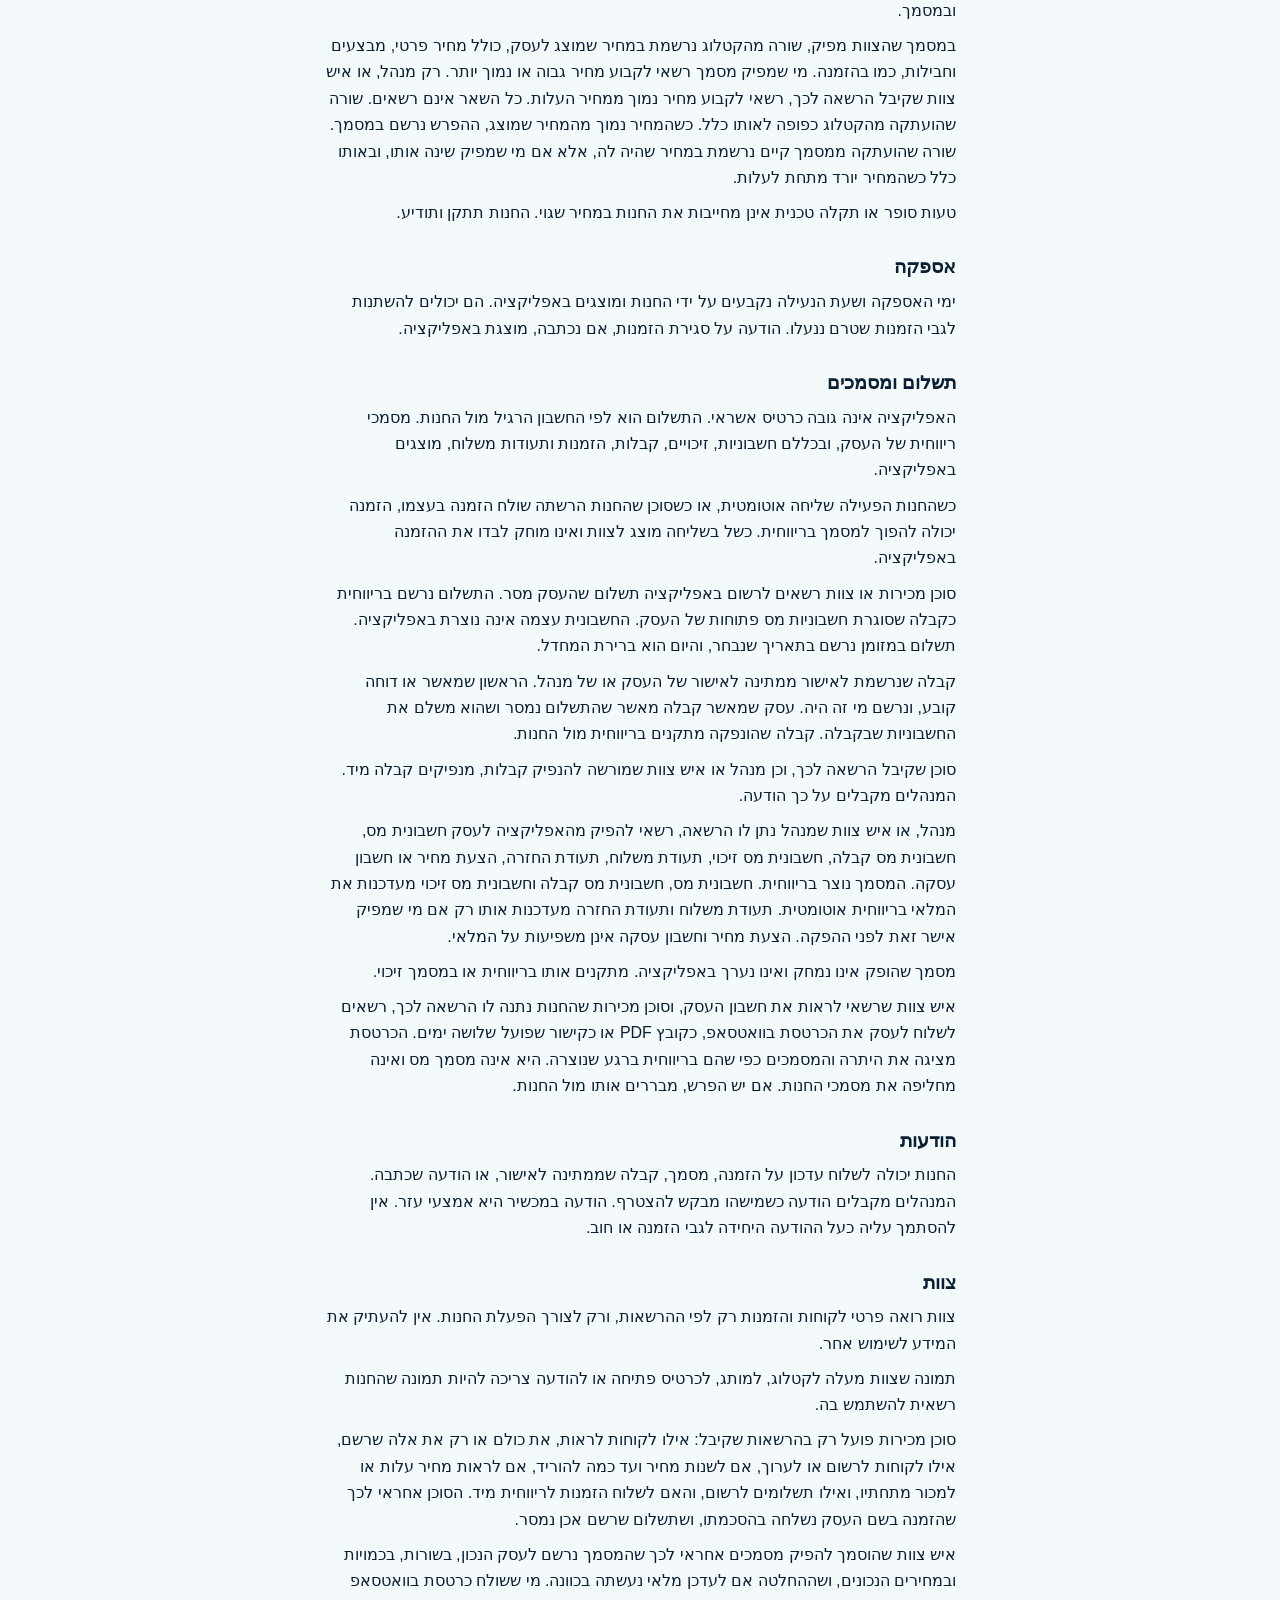
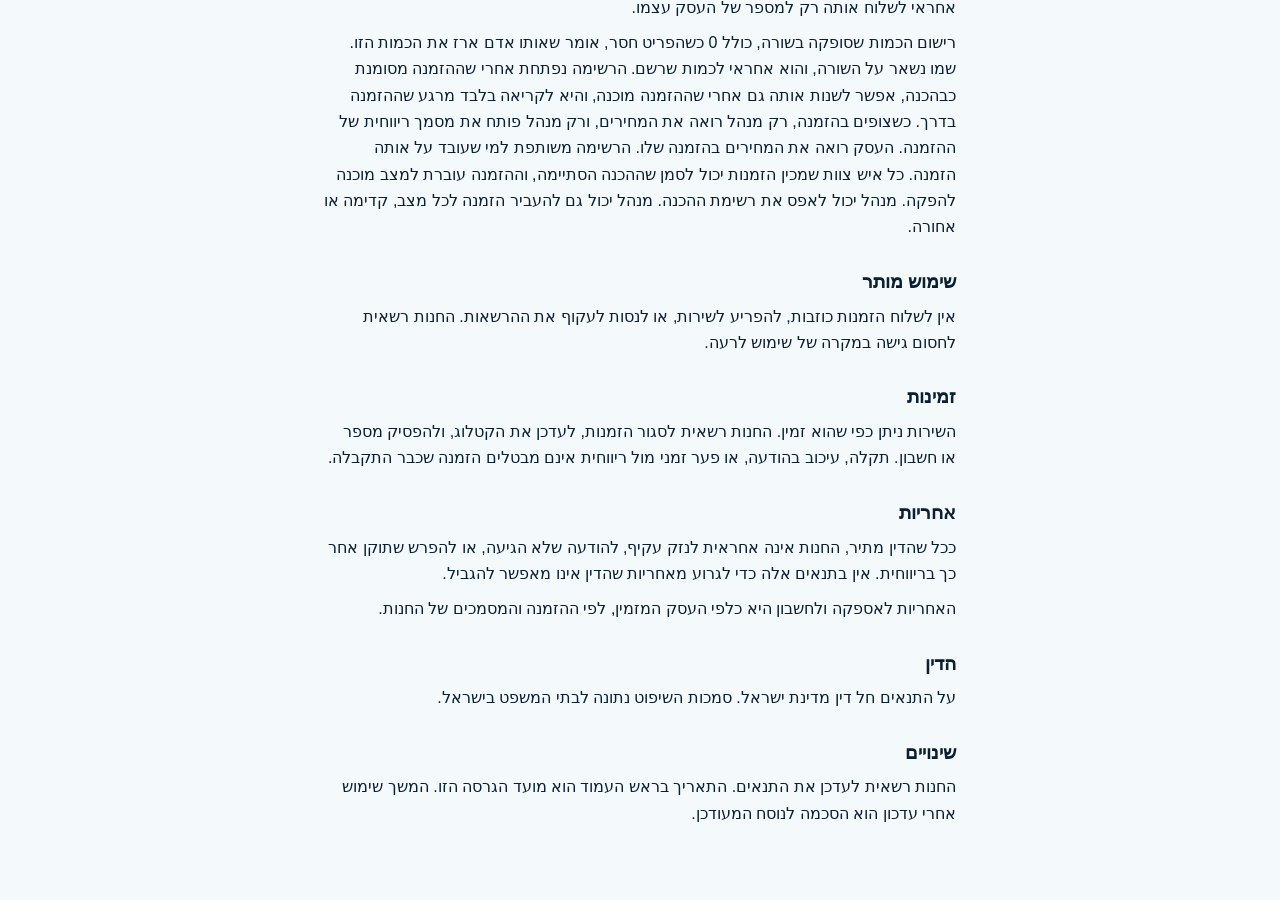
<file: terms/index.html>
<!DOCTYPE html>
<html lang="he" dir="rtl">
<head>
  <meta charset="utf-8">
  <meta name="viewport" content="width=device-width, initial-scale=1">
  <title>תנאי השימוש · המותג לשיווק</title>
  <link rel="stylesheet" href="../styles.css">
</head>
<body>
  <header class="bar">
    <p class="brand">המותג לשיווק</p>
    <nav class="langs" aria-label="Language">
      <button type="button" data-pick="he" aria-pressed="true">עברית</button>
      <button type="button" data-pick="en" aria-pressed="false">English</button>
      <button type="button" data-pick="ar" aria-pressed="false">العربية</button>
    </nav>
  </header>
  <main>
    <p class="crumbs"><a href="../">המותג לשיווק</a> · <a href="../privacy/">מדיניות הפרטיות</a></p>
    <h1 id="title" data-he="תנאי השימוש" data-en="Terms of use" data-ar="شروط الاستخدام">תנאי השימוש</h1>
    <article class="doc" lang="he" dir="rtl" data-lang="he">
<p class="updated">עודכן ב-9 בנובמבר 2026</p>
<h2>השירות</h2>
<p>האפליקציה היא כלי לחנויות להזמין סחורה מהמותג לשיווק, ולצוות החנות לטפל בהזמנות. היא אינה חנות הפתוחה לכל אדם, ואינה מחליפה את ההתקשרות המסחרית עם החנות.</p>
<p>מדיניות הפרטיות היא חלק מהתנאים האלה. אם הנוסח באנגלית או בערבית שונה מהנוסח הזה, הנוסח בעברית הוא הקובע.</p>
<h2>מי רשאי להיכנס</h2>
<p>נכנסים רק ממספר נייד שהחנות אישרה, או מחשבון צוות. בקשת הצטרפות אינה מעניקה גישה. החנות רשאית לאשר, לסרב, או לחסום מספר או עסק, ולכבות הזמנות לתקופה.</p>
<p>כניסת הדגמה לבדיקת האפליקציה אינה הזמנה מהחנות ואינה מחייבת את החנות. כל שינוי בה נשאר בטלפון ונמחק ביציאה מהחשבון או בסגירת האפליקציה.</p>
<h2>האחריות לחשבון</h2>
<p>מי שמחזיק במספר אחראי לקוד שנשלח אליו ולכל הזמנה שנעשית ממנו. צוות אחראי לדוא״ל, לשם המשתמש, לטלפון ולסיסמה שלו, ולפעול רק בהרשאות שקיבל.</p>
<p>אין למסור קוד או סיסמה לאחר, ואין לנסות להיכנס לחשבון של מישהו אחר.</p>
<h2>הזמנות</h2>
<p>שליחת הזמנה היא בקשה לקנות את הסחורה במחירים שמוצגים לאותו עסק, בקרטונים שלמים, בכפוף למלאי, למינימום הזמנה אם נקבע, לכך שההזמנות פתוחות, ולשעת הנעילה של יום האספקה.</p>
<p>החנות רשאית לסרב להזמנה, לתקן אותה, או להציע שינוי, למשל כשחסר מלאי או כשמחיר הוצג בטעות. הצעה אינה משנה את ההזמנה עד שהחנות מקבלת אותה או דוחה אותה.</p>
<p>עד שעת הנעילה אפשר לשנות את ההזמנה כפי שהאפליקציה מאפשרת. אחרי הנעילה שינוי נעשה מול החנות.</p>
<p>סוכן מכירות של החנות רשאי לשלוח הזמנה בשם העסק, ולשנות או לבטל אותה כל עוד היא ממתינה. הזמנה כזו מחייבת כמו הזמנה שהעסק שלח בעצמו. העסק רואה אותה בחשבון ומקבל עליה עדכון. הזמנה שהעסק לא ביקש מבררים מול החנות. סוכן שהחנות הרשתה רשאי לשלוח את ההזמנה לריווחית מיד עם יצירתה. מאותו רגע הוא אינו יכול לשנות אותה או לבטל אותה, ושינוי נעשה מול החנות.</p>
<p>סוכן רשאי להזמין מעבר למלאי שמוצג, אחרי שאישר זאת. שורה כזו מסומנת, והחנות מספקת לפי המלאי בפועל או מציעה שינוי. בהרשאה מתאימה סוכן רשאי גם לצרף הזמנה לאספקה ששעת הנעילה שלה עברה, או לשלוח הזמנה מתחת למינימום.</p>
<p>עסק שהחנות איפשרה לו להזמין מעבר למלאי רשאי לעשות זאת גם הוא, אחרי שאישר כל מוצר שהוא מוסיף מעבר למלאי. הזמנה מעבר למלאי היא בקשה, והחנות מספקת לפי המלאי בפועל או מציעה שינוי.</p>
<h2>מחירים ומבצעים</h2>
<p>המחיר הקובע הוא זה שהוצג לעסק בעת שליחת ההזמנה, כולל מחיר פרטי או מבצע אם חל. שינוי מאוחר בקטלוג אינו משכתב הזמנה שכבר נשלחה. שורות ההזמנה שומרות את השם ואת המחיר שראיתם.</p>
<p>המחירים באפליקציה כוללים מע״מ. מסמך שנוצר בריווחית מהזמנה נרשם לפי אותם מחירים, והמע״מ אינו נוסף עליהם שוב.</p>
<p>סוכן רשאי לקבוע לעסק מחיר גבוה או נמוך מהמחיר שמוצג לו. מחיר נמוך יותר נשאר בגבולות שהחנות קבעה לו, באחוזים או בשקלים לקרטון, ואינו יורד מתחת למחיר העלות אלא אם החנות הרשתה לו למכור מתחתיה. המחיר שסוכם הוא המחיר הקובע לאותה הזמנה, והוא נשמר בשורה ובמסמך.</p>
<p>במסמך שהצוות מפיק, שורה מהקטלוג נרשמת במחיר שמוצג לעסק, כולל מחיר פרטי, מבצעים וחבילות, כמו בהזמנה. מי שמפיק מסמך רשאי לקבוע מחיר גבוה או נמוך יותר. רק מנהל, או איש צוות שקיבל הרשאה לכך, רשאי לקבוע מחיר נמוך ממחיר העלות. כל השאר אינם רשאים. שורה שהועתקה מהקטלוג כפופה לאותו כלל. כשהמחיר נמוך מהמחיר שמוצג, ההפרש נרשם במסמך. שורה שהועתקה ממסמך קיים נרשמת במחיר שהיה לה, אלא אם מי שמפיק שינה אותו, ובאותו כלל כשהמחיר יורד מתחת לעלות.</p>
<p>טעות סופר או תקלה טכנית אינן מחייבות את החנות במחיר שגוי. החנות תתקן ותודיע.</p>
<h2>אספקה</h2>
<p>ימי האספקה ושעת הנעילה נקבעים על ידי החנות ומוצגים באפליקציה. הם יכולים להשתנות לגבי הזמנות שטרם ננעלו. הודעה על סגירת הזמנות, אם נכתבה, מוצגת באפליקציה.</p>
<h2>תשלום ומסמכים</h2>
<p>האפליקציה אינה גובה כרטיס אשראי. התשלום הוא לפי החשבון הרגיל מול החנות. מסמכי ריווחית של העסק, ובכללם חשבוניות, זיכויים, קבלות, הזמנות ותעודות משלוח, מוצגים באפליקציה.</p>
<p>כשהחנות הפעילה שליחה אוטומטית, או כשסוכן שהחנות הרשתה שולח הזמנה בעצמו, הזמנה יכולה להפוך למסמך בריווחית. כשל בשליחה מוצג לצוות ואינו מוחק לבדו את ההזמנה באפליקציה.</p>
<p>סוכן מכירות או צוות רשאים לרשום באפליקציה תשלום שהעסק מסר. התשלום נרשם בריווחית כקבלה שסוגרת חשבוניות מס פתוחות של העסק. החשבונית עצמה אינה נוצרת באפליקציה. תשלום במזומן נרשם בתאריך שנבחר, והיום הוא ברירת המחדל.</p>
<p>קבלה שנרשמת לאישור ממתינה לאישור של העסק או של מנהל. הראשון שמאשר או דוחה קובע, ונרשם מי זה היה. עסק שמאשר קבלה מאשר שהתשלום נמסר ושהוא משלם את החשבוניות שבקבלה. קבלה שהונפקה מתקנים בריווחית מול החנות.</p>
<p>סוכן שקיבל הרשאה לכך, וכן מנהל או איש צוות שמורשה להנפיק קבלות, מנפיקים קבלה מיד. המנהלים מקבלים על כך הודעה.</p>
<p>מנהל, או איש צוות שמנהל נתן לו הרשאה, רשאי להפיק מהאפליקציה לעסק חשבונית מס, חשבונית מס קבלה, חשבונית מס זיכוי, תעודת משלוח, תעודת החזרה, הצעת מחיר או חשבון עסקה. המסמך נוצר בריווחית. חשבונית מס, חשבונית מס קבלה וחשבונית מס זיכוי מעדכנות את המלאי בריווחית אוטומטית. תעודת משלוח ותעודת החזרה מעדכנות אותו רק אם מי שמפיק אישר זאת לפני ההפקה. הצעת מחיר וחשבון עסקה אינן משפיעות על המלאי.</p>
<p>מסמך שהופק אינו נמחק ואינו נערך באפליקציה. מתקנים אותו בריווחית או במסמך זיכוי.</p>
<p>איש צוות שרשאי לראות את חשבון העסק, וסוכן מכירות שהחנות נתנה לו הרשאה לכך, רשאים לשלוח לעסק את הכרטסת בוואטסאפ, כקובץ PDF או כקישור שפועל שלושה ימים. הכרטסת מציגה את היתרה והמסמכים כפי שהם בריווחית ברגע שנוצרה. היא אינה מסמך מס ואינה מחליפה את מסמכי החנות. אם יש הפרש, מבררים אותו מול החנות.</p>
<h2>הודעות</h2>
<p>החנות יכולה לשלוח עדכון על הזמנה, מסמך, קבלה שממתינה לאישור, או הודעה שכתבה. המנהלים מקבלים הודעה כשמישהו מבקש להצטרף. הודעה במכשיר היא אמצעי עזר. אין להסתמך עליה כעל ההודעה היחידה לגבי הזמנה או חוב.</p>
<h2>צוות</h2>
<p>צוות רואה פרטי לקוחות והזמנות רק לפי ההרשאות, ורק לצורך הפעלת החנות. אין להעתיק את המידע לשימוש אחר.</p>
<p>תמונה שצוות מעלה לקטלוג, למותג, לכרטיס פתיחה או להודעה צריכה להיות תמונה שהחנות רשאית להשתמש בה.</p>
<p>סוכן מכירות פועל רק בהרשאות שקיבל: אילו לקוחות לראות, את כולם או רק את אלה שרשם, אילו לקוחות לרשום או לערוך, אם לשנות מחיר ועד כמה להוריד, אם לראות מחיר עלות או למכור מתחתיו, ואילו תשלומים לרשום, והאם לשלוח הזמנות לריווחית מיד. הסוכן אחראי לכך שהזמנה בשם העסק נשלחה בהסכמתו, ושתשלום שרשם אכן נמסר.</p>
<p>איש צוות שהוסמך להפיק מסמכים אחראי לכך שהמסמך נרשם לעסק הנכון, בשורות, בכמויות ובמחירים הנכונים, ושההחלטה אם לעדכן מלאי נעשתה בכוונה. מי ששולח כרטסת בוואטסאפ אחראי לשלוח אותה רק למספר של העסק עצמו.</p>
<p>רישום הכמות שסופקה בשורה, כולל 0 כשהפריט חסר, אומר שאותו אדם ארז את הכמות הזו. שמו נשאר על השורה, והוא אחראי לכמות שרשם. הרשימה נפתחת אחרי שההזמנה מסומנת כבהכנה, אפשר לשנות אותה גם אחרי שההזמנה מוכנה, והיא לקריאה בלבד מרגע שההזמנה בדרך. כשצופים בהזמנה, רק מנהל רואה את המחירים, ורק מנהל פותח את מסמך ריווחית של ההזמנה. העסק רואה את המחירים בהזמנה שלו. הרשימה משותפת למי שעובד על אותה הזמנה. כל איש צוות שמכין הזמנות יכול לסמן שההכנה הסתיימה, וההזמנה עוברת למצב מוכנה להפקה. מנהל יכול לאפס את רשימת ההכנה. מנהל יכול גם להעביר הזמנה לכל מצב, קדימה או אחורה.</p>
<h2>שימוש מותר</h2>
<p>אין לשלוח הזמנות כוזבות, להפריע לשירות, או לנסות לעקוף את ההרשאות. החנות רשאית לחסום גישה במקרה של שימוש לרעה.</p>
<h2>זמינות</h2>
<p>השירות ניתן כפי שהוא זמין. החנות רשאית לסגור הזמנות, לעדכן את הקטלוג, ולהפסיק מספר או חשבון. תקלה, עיכוב בהודעה, או פער זמני מול ריווחית אינם מבטלים הזמנה שכבר התקבלה.</p>
<h2>אחריות</h2>
<p>ככל שהדין מתיר, החנות אינה אחראית לנזק עקיף, להודעה שלא הגיעה, או להפרש שתוקן אחר כך בריווחית. אין בתנאים אלה כדי לגרוע מאחריות שהדין אינו מאפשר להגביל.</p>
<p>האחריות לאספקה ולחשבון היא כלפי העסק המזמין, לפי ההזמנה והמסמכים של החנות.</p>
<h2>הדין</h2>
<p>על התנאים חל דין מדינת ישראל. סמכות השיפוט נתונה לבתי המשפט בישראל.</p>
<h2>שינויים</h2>
<p>החנות רשאית לעדכן את התנאים. התאריך בראש העמוד הוא מועד הגרסה הזו. המשך שימוש אחרי עדכון הוא הסכמה לנוסח המעודכן.</p>
</article>
<article class="doc" lang="en" dir="ltr" data-lang="en" hidden>
<p class="updated">Updated 9 November 2026</p>
<h2>The service</h2>
<p>The app is how markets order goods from המותג לשיווק, and how store staff handle those orders. It is not a shop open to everyone, and it does not replace the commercial relationship with the store.</p>
<p>The privacy policy is part of these terms. If this English text differs from the Hebrew text, the Hebrew text governs.</p>
<h2>Who may sign in</h2>
<p>Only a mobile number the store has approved, or a staff account, may sign in. Asking to join does not grant access. The store may approve, refuse, or block a number or a business, and may close ordering for a time.</p>
<p>A demonstration sign-in for reviewing the app is not an order with the store and does not bind the store. Every change made with it stays on the phone and is deleted on sign-out or when the app is closed.</p>
<h2>Responsibility for the account</h2>
<p>Whoever holds the phone number is responsible for a code sent to it and for every order placed from it. Staff are responsible for their email, username, phone, and password, and for acting only within the permissions they were given.</p>
<p>Do not pass a code or a password to someone else, and do not try to sign in as someone else.</p>
<h2>Orders</h2>
<p>Sending an order asks to buy the goods at the prices shown for that business, in whole cases, subject to stock, to a minimum order if one is set, to ordering being open, and to the lock time of the delivery day.</p>
<p>The store may refuse an order, correct it, or propose a change, for example when stock is short or a price was shown by mistake. A proposal does not change the order until the market accepts or declines it.</p>
<p>Until the lock time, the order can be changed as the app allows. After that, a change is made with the store.</p>
<p>A store sales agent may send an order for the business, and change or cancel it while it is still waiting. Such an order binds like an order the business sent itself. The business sees it in its account and gets an update about it. An order the business did not ask for is settled with the store. An agent the store allowed may send the order to Rivhit as soon as it is placed. From then on the agent cannot change or cancel it, and a change is made with the store.</p>
<p>An agent may order above the stock shown, after confirming it. Such a line is marked, and the store supplies according to actual stock or proposes a change. With the matching permission, an agent may also add an order to a delivery whose lock time has passed, or send an order below the minimum.</p>
<p>A business the store allowed to order above stock may do the same, after confirming each product it adds above stock. Ordering above stock is a request, and the store supplies according to actual stock or proposes a change.</p>
<h2>Prices and offers</h2>
<p>The price that counts is the one shown to the business when the order was sent, including a private price or an offer if one applied. A later catalog change does not rewrite an order already sent. The order lines keep the name and the price you saw.</p>
<p>Prices in the app include VAT. A Rivhit document made from an order uses the same prices, and VAT is not added to them again.</p>
<p>An agent may set a price for the business higher or lower than the price shown. A lower price stays within the limits the store set for them, as a percent or in shekels a case, and does not go below the cost price unless the store allowed them to sell below it. The agreed price is the price that counts for that order, and it is kept on the line and on the document.</p>
<p>On a document staff issue, a catalog line is written at the price shown to the business, including a private price, offers, and combos, as in an order. Whoever issues the document may set a higher or lower price. Only an admin, or a staff member given that permission, may set a price below cost. Everyone else cannot. A line copied from the catalog follows the same rule. When the price is lower than the price shown, the difference is written on the document. A line copied from an existing document is written at the price it had, unless the person issuing it changed that, and the same rule applies when that price goes below cost.</p>
<p>A clerical mistake or a technical fault does not bind the store to a wrong price. The store will correct it and say so.</p>
<h2>Delivery</h2>
<p>Delivery days and the lock time are set by the store and shown in the app. They can change for orders that are not yet locked. A notice that ordering is closed, if one was written, is shown in the app.</p>
<h2>Payment and documents</h2>
<p>The app does not charge a card. Payment follows the market’s usual account with the store. The business’s Rivhit documents, including invoices, credit notes, receipts, orders, and delivery notes, are shown in the app.</p>
<p>When the store has turned automatic sending on, or when an agent the store allowed sends an order themselves, an order can become a Rivhit document. A failure to send is shown to staff and does not by itself delete the order in the app.</p>
<p>A sales agent or staff may record in the app a payment the business made. The payment is recorded in Rivhit as a receipt that closes open tax invoices of the business. The invoice itself is not created in the app. A cash payment is recorded on the date that was chosen, and today is the starting date.</p>
<p>A receipt recorded for approval waits for the business or an admin to confirm it. The first to confirm or decline decides, and who that was is recorded. A business that confirms a receipt confirms that the payment was made and that it pays the invoices in the receipt. A receipt that was issued is corrected in Rivhit with the store.</p>
<p>An agent who was given that permission, and an admin or staff member allowed to issue receipts, issue a receipt at once. The admins are told.</p>
<p>An admin, or a staff member an admin has allowed, may issue a tax invoice, a tax invoice receipt, a credit invoice, a delivery note, a return note, a price quote, or a pro forma invoice for a business from the app. The document is created in Rivhit. A tax invoice, a tax invoice receipt, and a credit invoice update the stock in Rivhit automatically. A delivery note and a return note update it only if the person issuing them confirms that before they are issued. A price quote and a pro forma invoice do not affect the stock.</p>
<p>A document that was issued is not deleted or edited in the app. It is corrected in Rivhit or with a credit document.</p>
<p>Staff who may see a business’s account, and a sales agent the store allowed, may send the business its statement on WhatsApp, as a PDF file or as a link that works for three days. The statement shows the balance and the documents as they stand in Rivhit at the moment it was made. It is not a tax document and does not replace the store’s documents. A difference is settled with the store.</p>
<h2>Messages</h2>
<p>The store can send an update about an order, a document, a receipt that waits for confirmation, or a message it wrote. The store&#x27;s admins are notified when someone asks to join. A notification on the phone is an aid. Do not treat it as the only notice of an order or a balance.</p>
<h2>Staff</h2>
<p>Staff see customer and order details only within their permissions, and only to run the store. They must not copy that information out for another purpose.</p>
<p>A photo staff upload for the catalog, a brand, a welcome card, or a notification must be one the store is allowed to use.</p>
<p>A sales agent acts only within the permissions they were given: which customers to see, every customer or only the ones they registered, which customers to register or edit, whether to change a price and by how much they may lower it, whether to see the cost price or sell below it, which payments to record, and whether to send orders to Rivhit at once. The agent is responsible for an order sent for a business being sent with its consent, and for a payment they recorded having been made.</p>
<p>A staff member allowed to issue documents is responsible for the document being written for the right business, with the right lines, quantities, and prices, and for the decision whether to update stock being made on purpose. Whoever sends a statement on WhatsApp is responsible for sending it only to a number that belongs to the business itself.</p>
<p>Recording how many of a line were packed, including 0 when the item is missing, means that person packed that quantity. Their name stays on the line, and they are responsible for the quantity they recorded. The list opens after the order is marked as being prepared, it can still be changed after the order is marked ready, and it is read only once the order is on the way. When an order is viewed, only an admin sees the prices, and only an admin opens the order’s Rivhit document. The business sees the prices on its own order. The list is shared by everyone working on that order. Any staff member who prepares orders may mark the preparation finished, and the order moves to ready to issue. An admin may reset the preparation list. An admin may also move an order to any status, forward or back.</p>
<h2>Proper use</h2>
<p>Do not send false orders, interfere with the service, or try to get around the permissions. The store may block access in a case of misuse.</p>
<h2>Availability</h2>
<p>The service is provided as it is available. The store may close ordering, update the catalog, and stop a number or an account. A fault, a late notification, or a temporary difference with Rivhit does not cancel an order that was already accepted.</p>
<h2>Responsibility</h2>
<p>As far as the law allows, the store is not liable for indirect loss, a notification that did not arrive, or a difference that Rivhit later corrects. These terms do not limit liability that the law does not allow to be limited.</p>
<p>Responsibility for supply and for the account is toward the business that ordered, according to the order and the store’s documents.</p>
<h2>Law</h2>
<p>The law of the State of Israel applies. The courts of Israel have jurisdiction.</p>
<h2>Changes</h2>
<p>The store may update these terms. The date at the top of the page is the date of this version. Continuing to use the app after an update is acceptance of the updated text.</p>
</article>
<article class="doc" lang="ar" dir="rtl" data-lang="ar" hidden>
<p class="updated">تم التحديث في 9 نوفمبر 2026</p>
<h2>الخدمة</h2>
<p>التطبيق وسيلة لتطلب المتاجر البضاعة من המותג לשיווק، ولطاقم المتجر أن يتولى تلك الطلبات. ليس متجرًا مفتوحًا للجميع، ولا يغني عن العلاقة التجارية مع المتجر.</p>
<p>سياسة الخصوصية جزء من هذه الشروط. إذا اختلف هذا النص العربي عن النص العبري، فالنص العبري هو المعتمد.</p>
<h2>من يجوز له الدخول</h2>
<p>لا يدخل إلا رقم جوّال وافق عليه المتجر، أو حساب طاقم. طلب الانضمام لا يمنح دخولًا. للمتجر أن يوافق أو يرفض أو يحظر رقمًا أو منشأة، وأن يوقف الطلبات لفترة.</p>
<p>دخول التجربة لمراجعة التطبيق ليس طلبًا من المتجر ولا يُلزم المتجر. كل تغيير فيه يبقى على الهاتف ويُحذف عند الخروج من الحساب أو إغلاق التطبيق.</p>
<h2>المسؤولية عن الحساب</h2>
<p>من يحمل الرقم مسؤول عن الرمز المرسَل إليه وعن كل طلب يُرسل منه. الطاقم مسؤول عن بريده واسم المستخدم وهاتفه وكلمة مروره، وعن العمل ضمن الصلاحيات التي مُنحت له فقط.</p>
<p>لا تُسلَّم الرموز أو كلمات المرور لغير أصحابها، ولا تُحاولون الدخول بحساب غيركم.</p>
<h2>الطلبات</h2>
<p>إرسال الطلب طلب شراء البضاعة بالأسعار المعروضة لتلك المنشأة، بصناديق كاملة، مع مراعاة المخزون والحد الأدنى للطلب إن وُجد وكون الطلبات مفتوحة ووقت إقفال يوم التوريد.</p>
<p>للمتجر أن يرفض طلبًا أو يصححه أو يقترح تعديلًا، مثلاً عند نقص المخزون أو عند عرض سعر بالخطأ. الاقتراح لا يغيّر الطلب إلى أن يقبله المتجر أو يرفضه.</p>
<p>حتى وقت الإقفال يمكن تعديل الطلب كما يسمح التطبيق. بعد ذلك يكون التعديل مع المتجر.</p>
<p>لمندوب مبيعات المتجر أن يرسل طلبًا باسم المنشأة، وأن يعدّله أو يلغيه ما دام في الانتظار. هذا الطلب ملزم كطلب أرسلته المنشأة بنفسها. ترى المنشأة الطلب في حسابها وتتلقى تحديثًا عنه. الطلب الذي لم تطلبه المنشأة يُسوّى مع المتجر. للمندوب الذي سمح له المتجر أن يرسل الطلب إلى ريفيحيت فور تسجيله. ومن تلك اللحظة لا يستطيع تعديله أو إلغاءه، ويكون التعديل مع المتجر.</p>
<p>للمندوب أن يطلب فوق المخزون المعروض بعد أن يؤكد ذلك. يُعلَّم هذا البند، ويورّد المتجر حسب المخزون الفعلي أو يقترح تعديلًا. وبالصلاحية المناسبة يجوز للمندوب أيضًا ضم طلب إلى توريد مرّ وقت إقفاله، أو إرسال طلب دون الحد الأدنى.</p>
<p>للمنشأة التي سمح لها المتجر بالطلب فوق المخزون أن تفعل ذلك أيضًا، بعد أن تؤكد كل منتج تضيفه فوق المخزون. الطلب فوق المخزون طلب، ويورّد المتجر حسب المخزون الفعلي أو يقترح تعديلًا.</p>
<h2>الأسعار والعروض</h2>
<p>السعر المعتمد هو المعروض للمنشأة عند إرسال الطلب، بما في ذلك سعر خاص أو عرض إن انطبق. تغيير لاحق في الكتالوج لا يعيد كتابة طلب أُرسل. تحتفظ بنود الطلب بالاسم والسعر الذي رأيتموه.</p>
<p>الأسعار في التطبيق شاملة ضريبة القيمة المضافة. المستند الذي يُنشأ في ريفيحيت من طلب يُسجَّل بالأسعار نفسها، ولا تُضاف الضريبة إليها مرة أخرى.</p>
<p>للمندوب أن يحدد للمنشأة سعرًا أعلى أو أقل من السعر المعروض. يبقى السعر الأقل ضمن الحدود التي حددها المتجر له، بالنسبة المئوية أو بالشيكل للصندوق، ولا ينزل عن سعر التكلفة إلا إذا سمح له المتجر بالبيع دونها. السعر المتفق عليه هو المعتمد لذلك الطلب، ويُحفظ في البند وفي المستند.</p>
<p>في مستند يصدره الطاقم، يُسجَّل بند الكتالوج بالسعر المعروض للمنشأة، بما في ذلك سعر خاص وعروض وحزم، كما في الطلب. لمن يصدر المستند أن يحدد سعرًا أعلى أو أقل. المدير فقط، أو فرد الطاقم الذي مُنح هذه الصلاحية، يجوز له تحديد سعر دون سعر التكلفة. غيرهم لا يجوز لهم. البند المنسوخ من الكتالوج يخضع للقاعدة نفسها. عندما يكون السعر أقل من السعر المعروض يُسجَّل الفرق في المستند. البند المنسوخ من مستند قائم يُسجَّل بالسعر الذي كان له، إلا إذا غيّره من يصدر المستند، وبالقاعدة نفسها إذا نزل السعر عن التكلفة.</p>
<p>خطأ كتابي أو عطل تقني لا يلزم المتجر بسعر خاطئ. يصحح المتجر ويبلّغ.</p>
<h2>التوريد</h2>
<p>أيام التوريد ووقت الإقفال يحددها المتجر وتظهر في التطبيق. يمكن أن تتغير بالنسبة إلى طلبات لم تُقفل بعد. إشعار بإغلاق الطلبات، إن كُتب، يظهر في التطبيق.</p>
<h2>الدفع والمستندات</h2>
<p>التطبيق لا يحصّل بطاقة. الدفع وفق الحساب المعتاد مع المتجر. تُعرض مستندات المنشأة في ريفيحيت، ومنها الفواتير وإشعارات الدائن والوصولات والطلبيات وسندات التسليم.</p>
<p>عندما يفعّل المتجر الإرسال التلقائي، أو عندما يرسل مندوب سمح له المتجر طلبًا بنفسه، يمكن أن يصبح الطلب مستندًا في ريفيحيت. فشل الإرسال يُعرض على الطاقم ولا يحذف الطلب في التطبيق من تلقاء نفسه.</p>
<p>لمندوب المبيعات أو للطاقم تسجيل دفعة سلّمتها المنشأة في التطبيق. تُسجَّل الدفعة في ريفيحيت كوصل يغلق فواتير ضريبية مفتوحة للمنشأة. الفاتورة نفسها لا تُنشأ في التطبيق. الدفعة النقدية تُسجَّل في التاريخ الذي اختير، واليوم هو التاريخ الافتراضي.</p>
<p>الوصل المسجَّل للموافقة ينتظر موافقة المنشأة أو مدير. أول من يوافق أو يرفض هو الذي يقرر، ويُسجَّل من كان. المنشأة التي توافق على وصل تؤكد أن الدفعة سُلّمت وأنها تدفع الفواتير التي في الوصل. الوصل الذي صدر يُصحَّح في ريفيحيت مع المتجر.</p>
<p>المندوب الذي مُنح هذه الصلاحية، والمدير أو فرد الطاقم المخوّل بإصدار الوصولات، يصدرون الوصل فورًا. ويُبلَّغ المديرون بذلك.</p>
<p>للمدير، أو لفرد من الطاقم منحه المدير الصلاحية، أن يصدر من التطبيق للمنشأة فاتورة ضريبية أو فاتورة ضريبية وإيصال أو فاتورة ضريبية دائنة أو سند تسليم أو سند إرجاع أو عرض سعر أو فاتورة أولية. يُنشأ المستند في ريفيحيت. الفاتورة الضريبية والفاتورة الضريبية والإيصال والفاتورة الضريبية الدائنة تحدّث المخزون في ريفيحيت تلقائيًا. سند التسليم وسند الإرجاع لا يحدّثانه إلا إذا أكّد من يصدرهما ذلك قبل الإصدار. عرض السعر والفاتورة الأولية لا يؤثران في المخزون.</p>
<p>المستند الذي صدر لا يُحذف ولا يُعدَّل في التطبيق. يُصحَّح في ريفيحيت أو بمستند دائن.</p>
<p>لفرد الطاقم الذي يحق له رؤية حساب المنشأة، ولمندوب المبيعات الذي منحه المتجر الصلاحية، أن يرسل للمنشأة كشف الحساب عبر واتساب، ملف PDF أو رابطًا يعمل ثلاثة أيام. يعرض الكشف الرصيد والمستندات كما هي في ريفيحيت لحظة إنشائه. وهو ليس مستندًا ضريبيًا ولا يغني عن مستندات المتجر. إذا ظهر فرق يُسوّى مع المتجر.</p>
<h2>الرسائل</h2>
<p>يمكن للمتجر إرسال تحديث عن طلب أو مستند أو وصل ينتظر التأكيد أو رسالة كتبها. يُبلَّغ مديرو المتجر عندما يطلب أحد الانضمام. الإشعار على الجهاز وسيلة مساعدة. لا يُعتمد عليه كالإشعار الوحيد بشأن طلب أو رصيد.</p>
<h2>الطاقم</h2>
<p>يرى الطاقم بيانات الزبائن والطلبات ضمن صلاحياته فقط، ولتشغيل المتجر فقط. لا تُنسخ هذه المعلومات لاستعمال آخر.</p>
<p>الصورة التي يرفعها الطاقم للكتالوج أو لعلامة أو لبطاقة ترحيب أو لإشعار يجب أن تكون صورة يحق للمتجر استخدامها.</p>
<p>يعمل مندوب المبيعات ضمن الصلاحيات التي مُنحت له فقط: أي الزبائن يراهم، كلهم أو الذين سجّلهم فقط، وأي الزبائن يسجّل أو يعدّل، وهل يغيّر السعر وبكم يمكنه التخفيض، وهل يرى سعر التكلفة أو يبيع دونه، وأي الدفعات يسجّل، وهل يرسل الطلبات إلى ريفيحيت فورًا. المندوب مسؤول عن أن الطلب المرسل باسم المنشأة أُرسل بموافقتها، وعن أن الدفعة التي سجّلها سُلّمت فعلًا.</p>
<p>فرد الطاقم المخوَّل بإصدار المستندات مسؤول عن أن يُكتب المستند للمنشأة الصحيحة، بالبنود والكميات والأسعار الصحيحة، وعن أن يكون قرار تحديث المخزون مقصودًا. ومن يرسل كشف حساب عبر واتساب مسؤول عن إرساله إلى رقم يخص المنشأة نفسها فقط.</p>
<p>تسجيل الكمية التي جُهّزت من بند، بما في ذلك 0 عندما يكون الصنف ناقصًا، يعني أن هذا الشخص جهّز تلك الكمية. يبقى اسمه على البند، وهو مسؤول عن الكمية التي سجّلها. تفتح القائمة بعد تعليم الطلب بأنه قيد التجهيز، ويمكن تغييرها بعد تعليمه جاهزًا، وتكون للقراءة فقط منذ أن يصبح الطلب في الطريق. عند عرض الطلب، المدير وحده يرى الأسعار، والمدير وحده يفتح مستند ريفيحيت الخاص بالطلب. ترى المنشأة الأسعار في طلبها. القائمة مشتركة بين من يعملون على الطلب نفسه. أي فرد من الطاقم يجهّز الطلبات يمكنه تعليم انتهاء التجهيز، فينتقل الطلب إلى جاهز للإصدار. للمدير إعادة ضبط قائمة التجهيز. وللمدير أيضًا نقل الطلب إلى أي حالة، إلى الأمام أو إلى الخلف.</p>
<h2>الاستخدام المسموح</h2>
<p>لا تُرسل طلبات كاذبة ولا يُعطَّل الخدمة ولا تُحاولون تجاوز الصلاحيات. للمتجر حظر الدخول عند إساءة الاستخدام.</p>
<h2>التوفر</h2>
<p>تُقدَّم الخدمة بحسب توفرها. للمتجر إغلاق الطلبات وتحديث الكتالوج وإيقاف رقم أو حساب. عطل أو تأخر إشعار أو فرق مؤقت مع ريفيحيت لا يلغي طلبًا تم قبوله.</p>
<h2>المسؤولية</h2>
<p>بقدر ما يسمح القانون، لا يسأل المتجر عن ضرر غير مباشر أو إشعار لم يصل أو فرق صححته ريفيحيت لاحقًا. لا تحد هذه الشروط من مسؤولية لا يجيز القانون تقييدها.</p>
<p>المسؤولية عن التوريد والحساب تجاه المنشأة التي طلبت، وفق الطلب ومستندات المتجر.</p>
<h2>القانون</h2>
<p>يسري قانون دولة إسرائيل. اختصاص المحاكم في إسرائيل.</p>
<h2>التغييرات</h2>
<p>للمتجر تحديث هذه الشروط. التاريخ في أعلى الصفحة هو تاريخ هذه النسخة. متابعة الاستخدام بعد التحديث قبول للنص المحدَّث.</p>
</article>
  </main>
  <script src="../lang.js"></script>
</body>
</html>
</file>
<file: styles.css>
:root {
  --ink: #0b1f33;
  --muted: #4b6072;
  --line: #d5e4ef;
  --blue: #0369a1;
  --paper: #f4f9fc;
  --card: #ffffff;
}

* { box-sizing: border-box; }

body {
  margin: 0;
  font-family: "Segoe UI", "Noto Sans Hebrew", "Noto Naskh Arabic", sans-serif;
  color: var(--ink);
  background: var(--paper);
  line-height: 1.65;
}

.bar {
  display: flex;
  justify-content: space-between;
  align-items: center;
  gap: 1rem;
  padding: 0.9rem 1.25rem;
  background: var(--card);
  border-bottom: 1px solid var(--line);
}

.brand {
  margin: 0;
  font-weight: 700;
}

.langs {
  display: flex;
  gap: 0.4rem;
}

.langs button {
  border: 1px solid var(--line);
  background: var(--card);
  color: var(--ink);
  border-radius: 999px;
  padding: 0.35rem 0.75rem;
  font: inherit;
  cursor: pointer;
}

.langs button[aria-pressed="true"] {
  background: var(--blue);
  border-color: var(--blue);
  color: white;
}

main {
  max-width: 42rem;
  margin: 0 auto;
  padding: 1.5rem 1.25rem 4rem;
}

h1 {
  font-size: 2rem;
  line-height: 1.25;
  margin: 0.25rem 0 1rem;
}

h2 {
  font-size: 1.2rem;
  line-height: 1.35;
  margin: 1.75rem 0 0.35rem;
}

p { margin: 0.55rem 0; }

.updated, .crumbs, .note {
  color: var(--muted);
}

.phone[hidden] {
  display: none;
}

.phone {
  display: flex;
  flex-direction: column;
  gap: 0.15rem;
  margin: 1rem 0 1.25rem;
  padding: 0.9rem 1rem;
  background: var(--card);
  border: 1px solid var(--line);
  border-radius: 12px;
}

.phone span {
  color: var(--muted);
  font-size: 0.92rem;
}

.phone a {
  font-size: 1.35rem;
  font-weight: 700;
  text-decoration: none;
}

.crumbs a, .links a, a {
  color: var(--blue);
}

.links {
  display: grid;
  gap: 0.75rem;
  margin: 1.5rem 0;
  padding: 0;
  list-style: none;
}

.links a {
  display: block;
  background: var(--card);
  border: 1px solid var(--line);
  border-radius: 16px;
  padding: 1rem 1.1rem;
  text-decoration: none;
  font-weight: 600;
}

.links a span {
  display: block;
  font-weight: 400;
  color: var(--muted);
}
</file>
